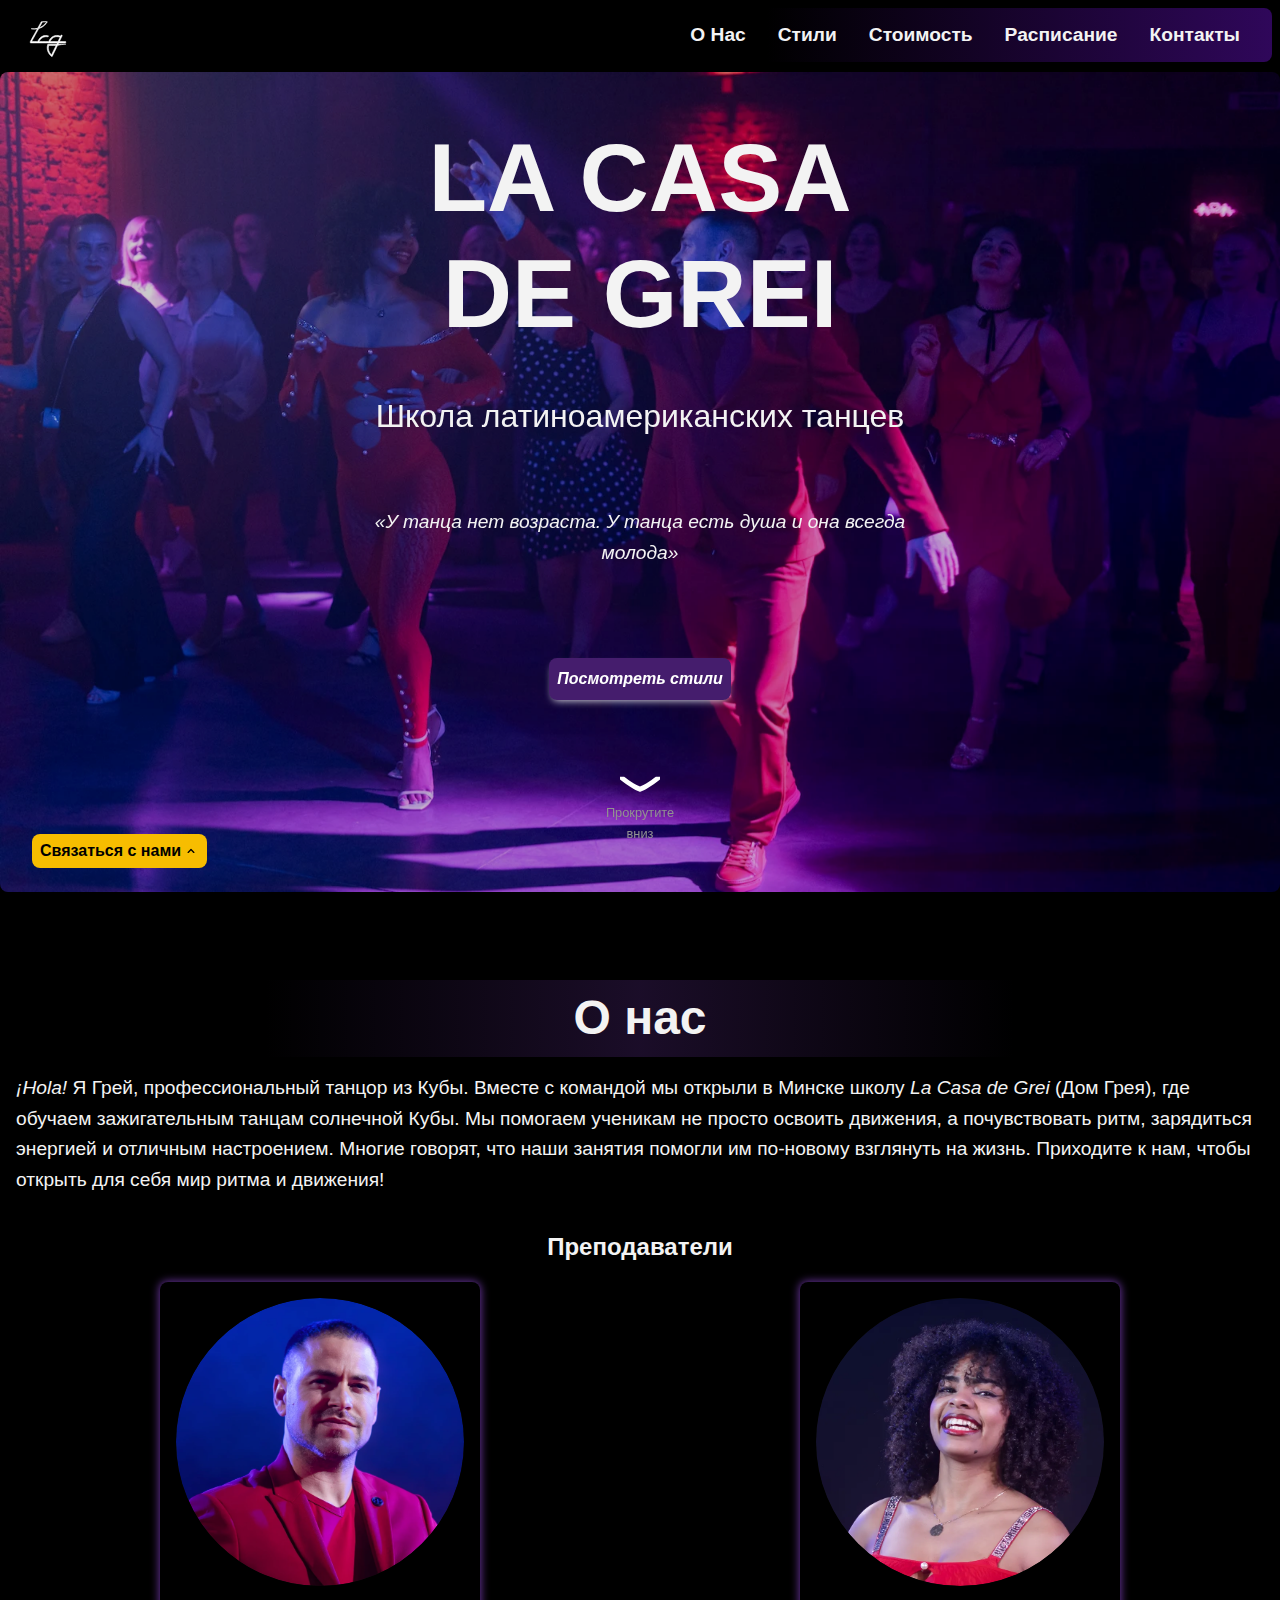
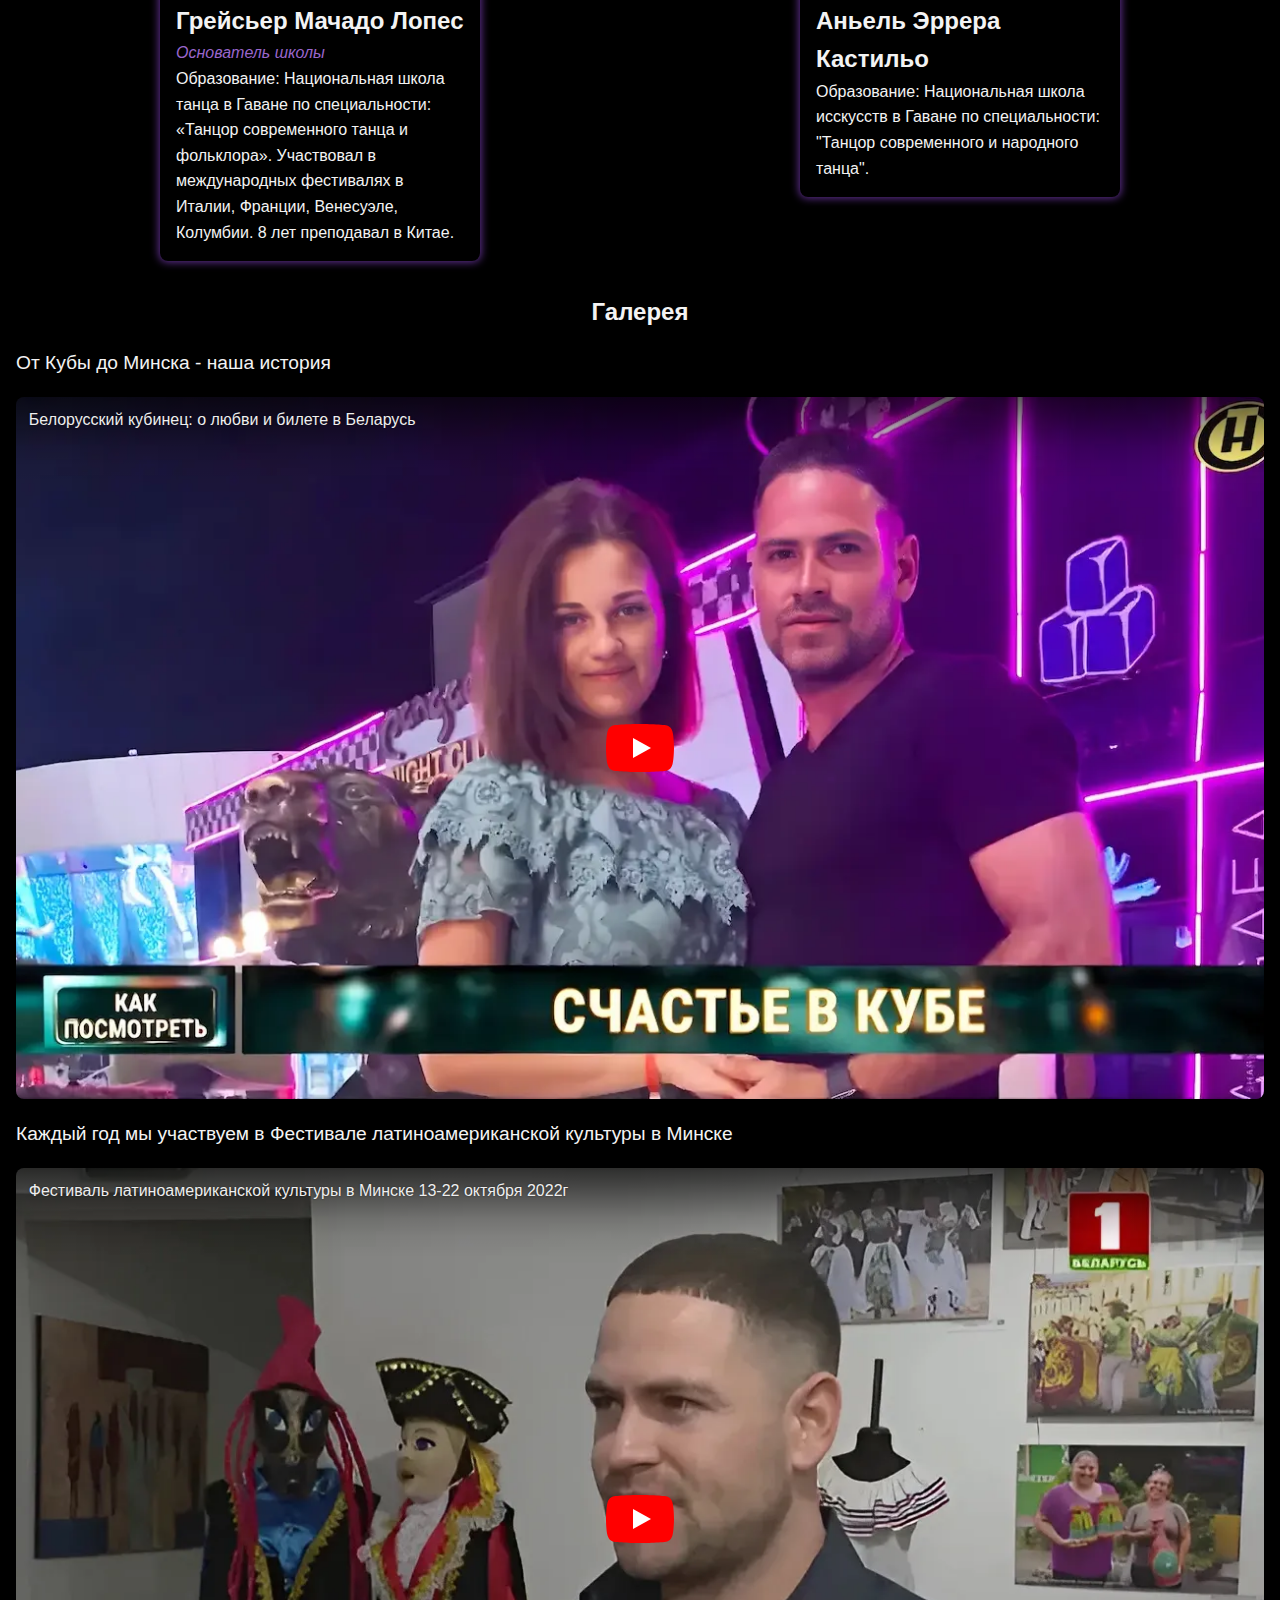
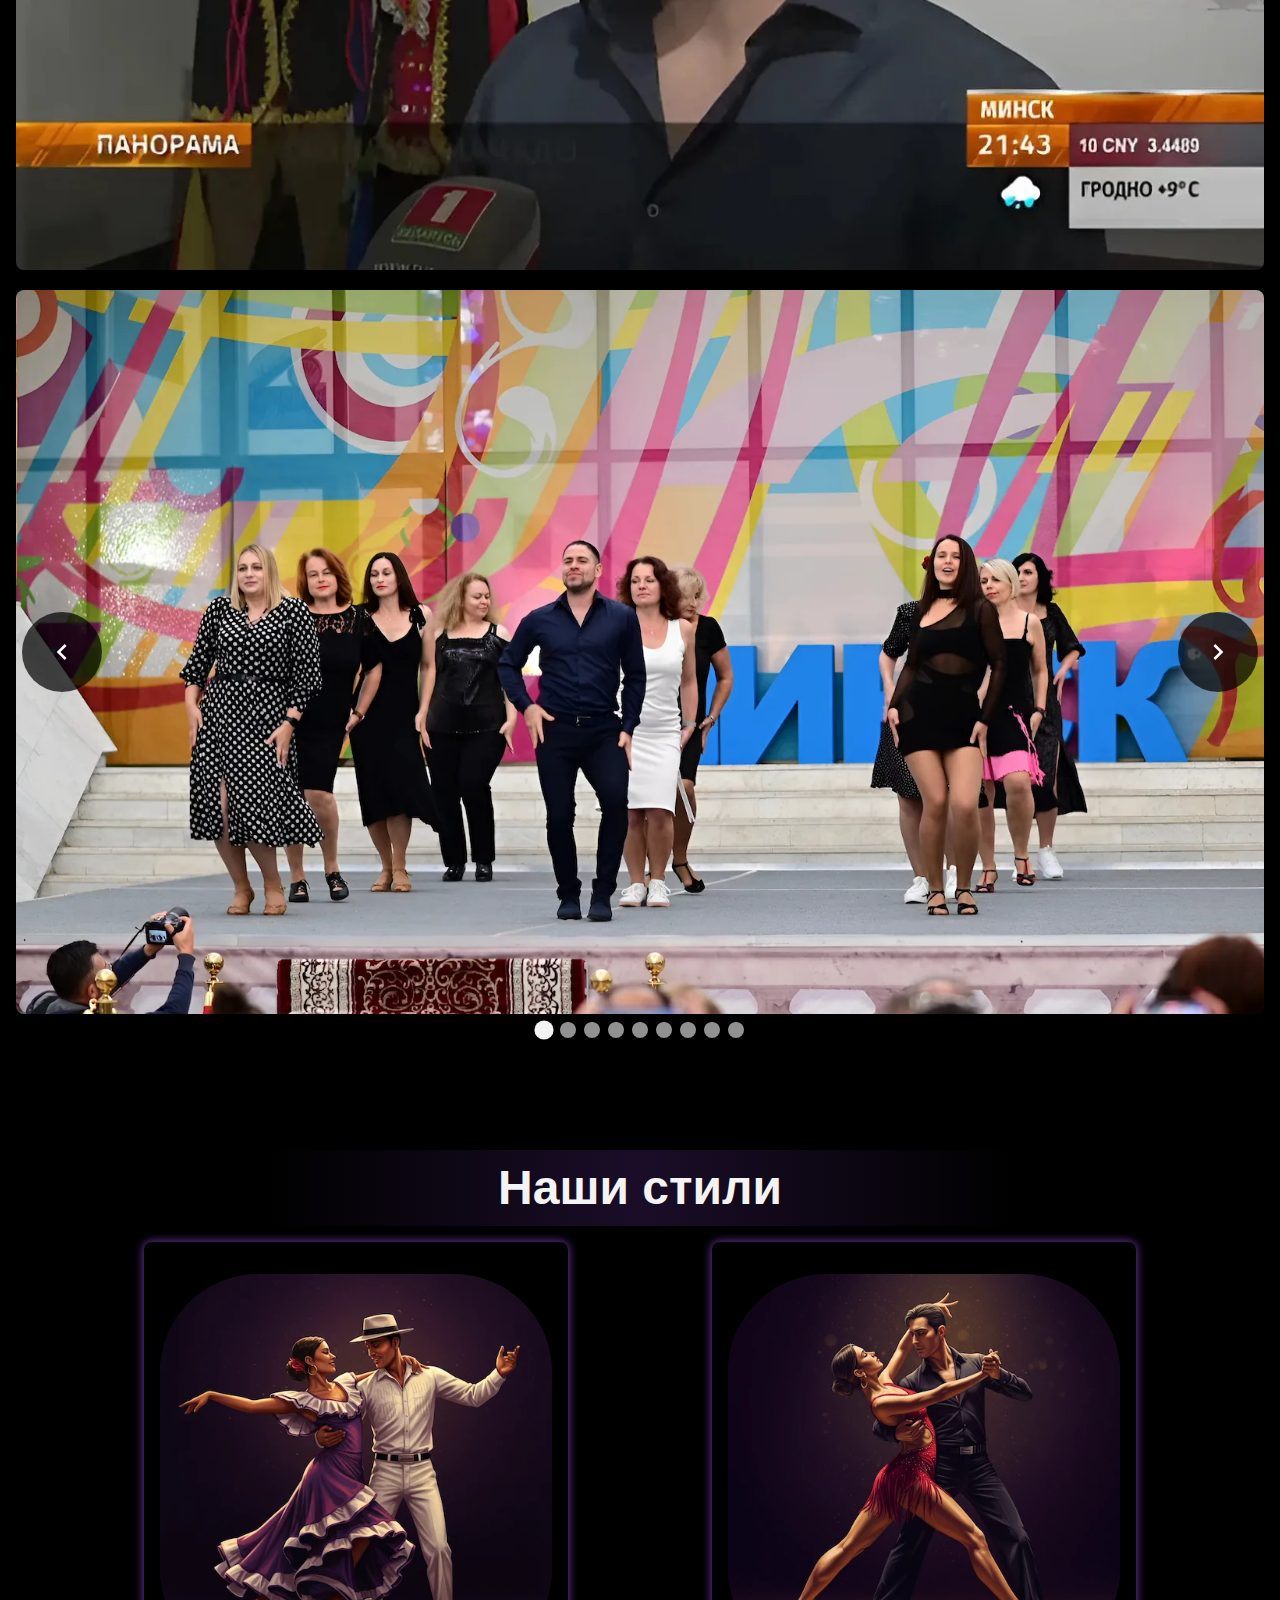
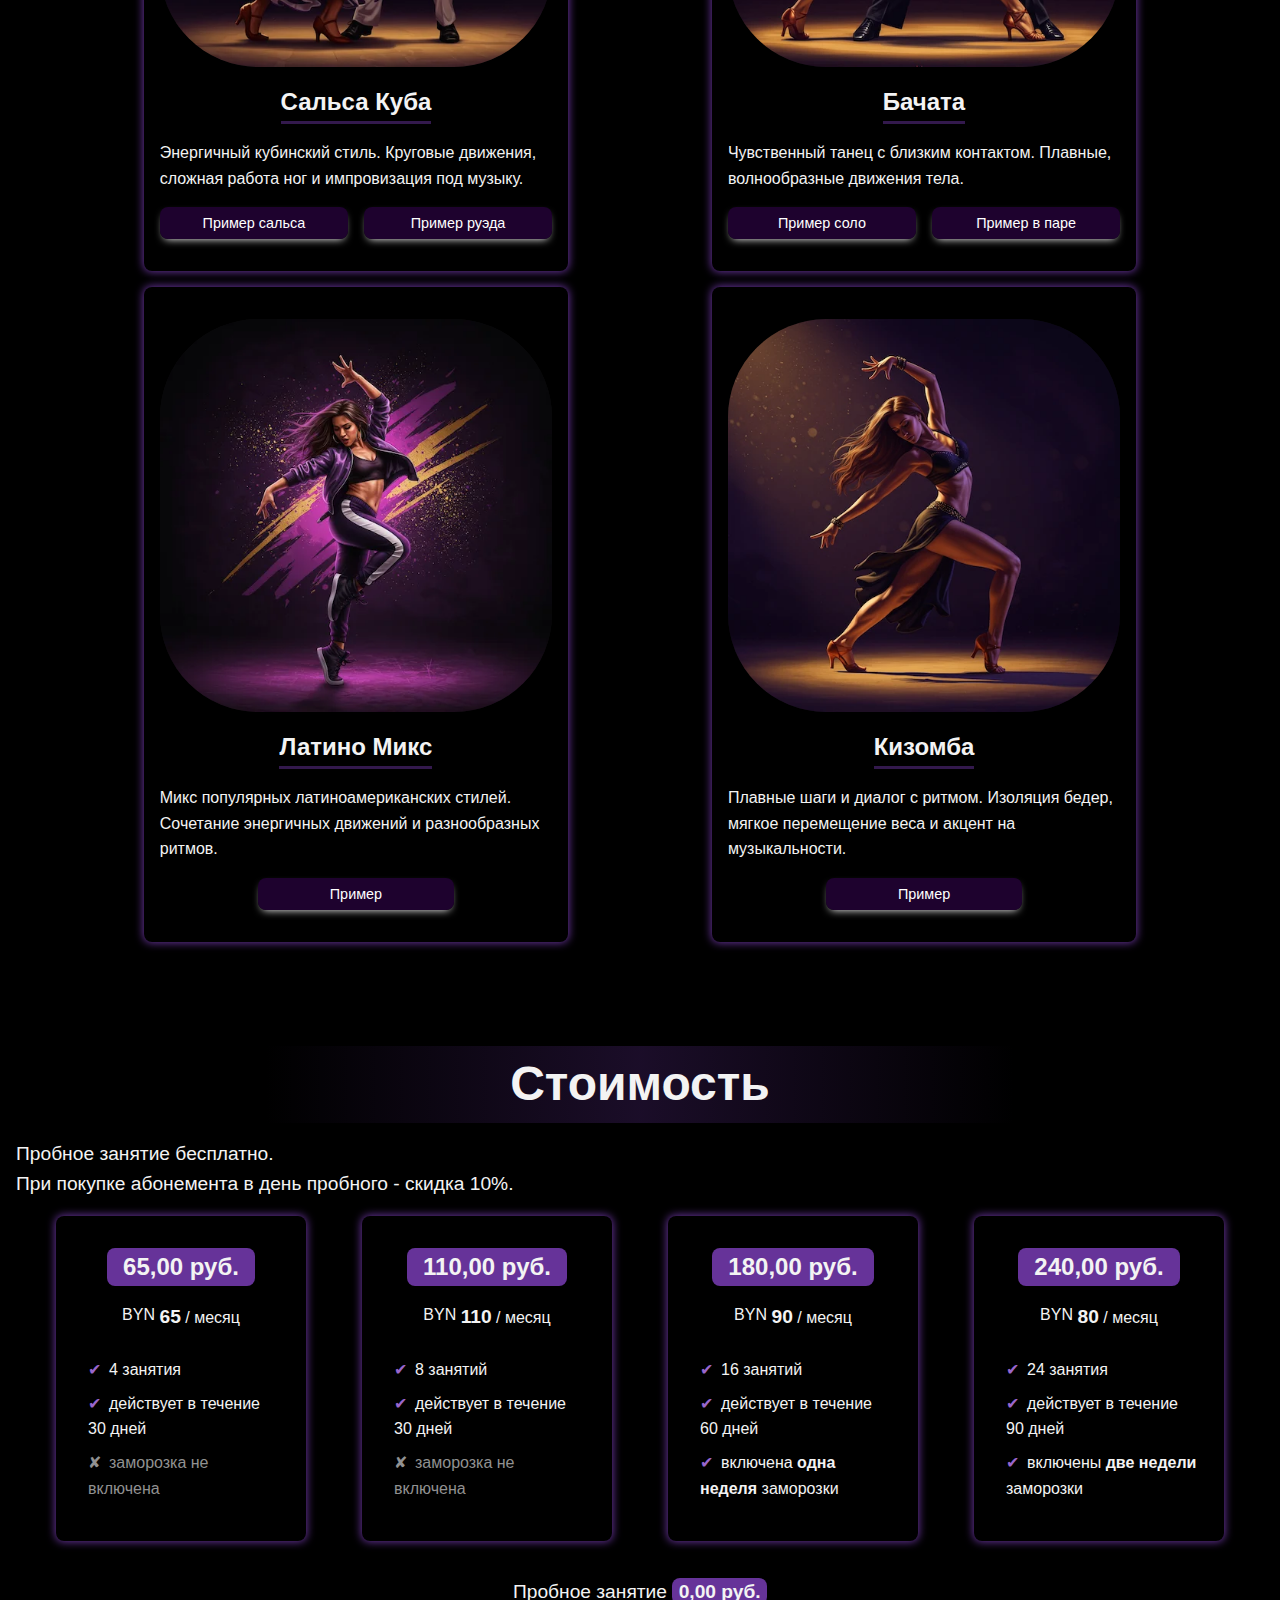
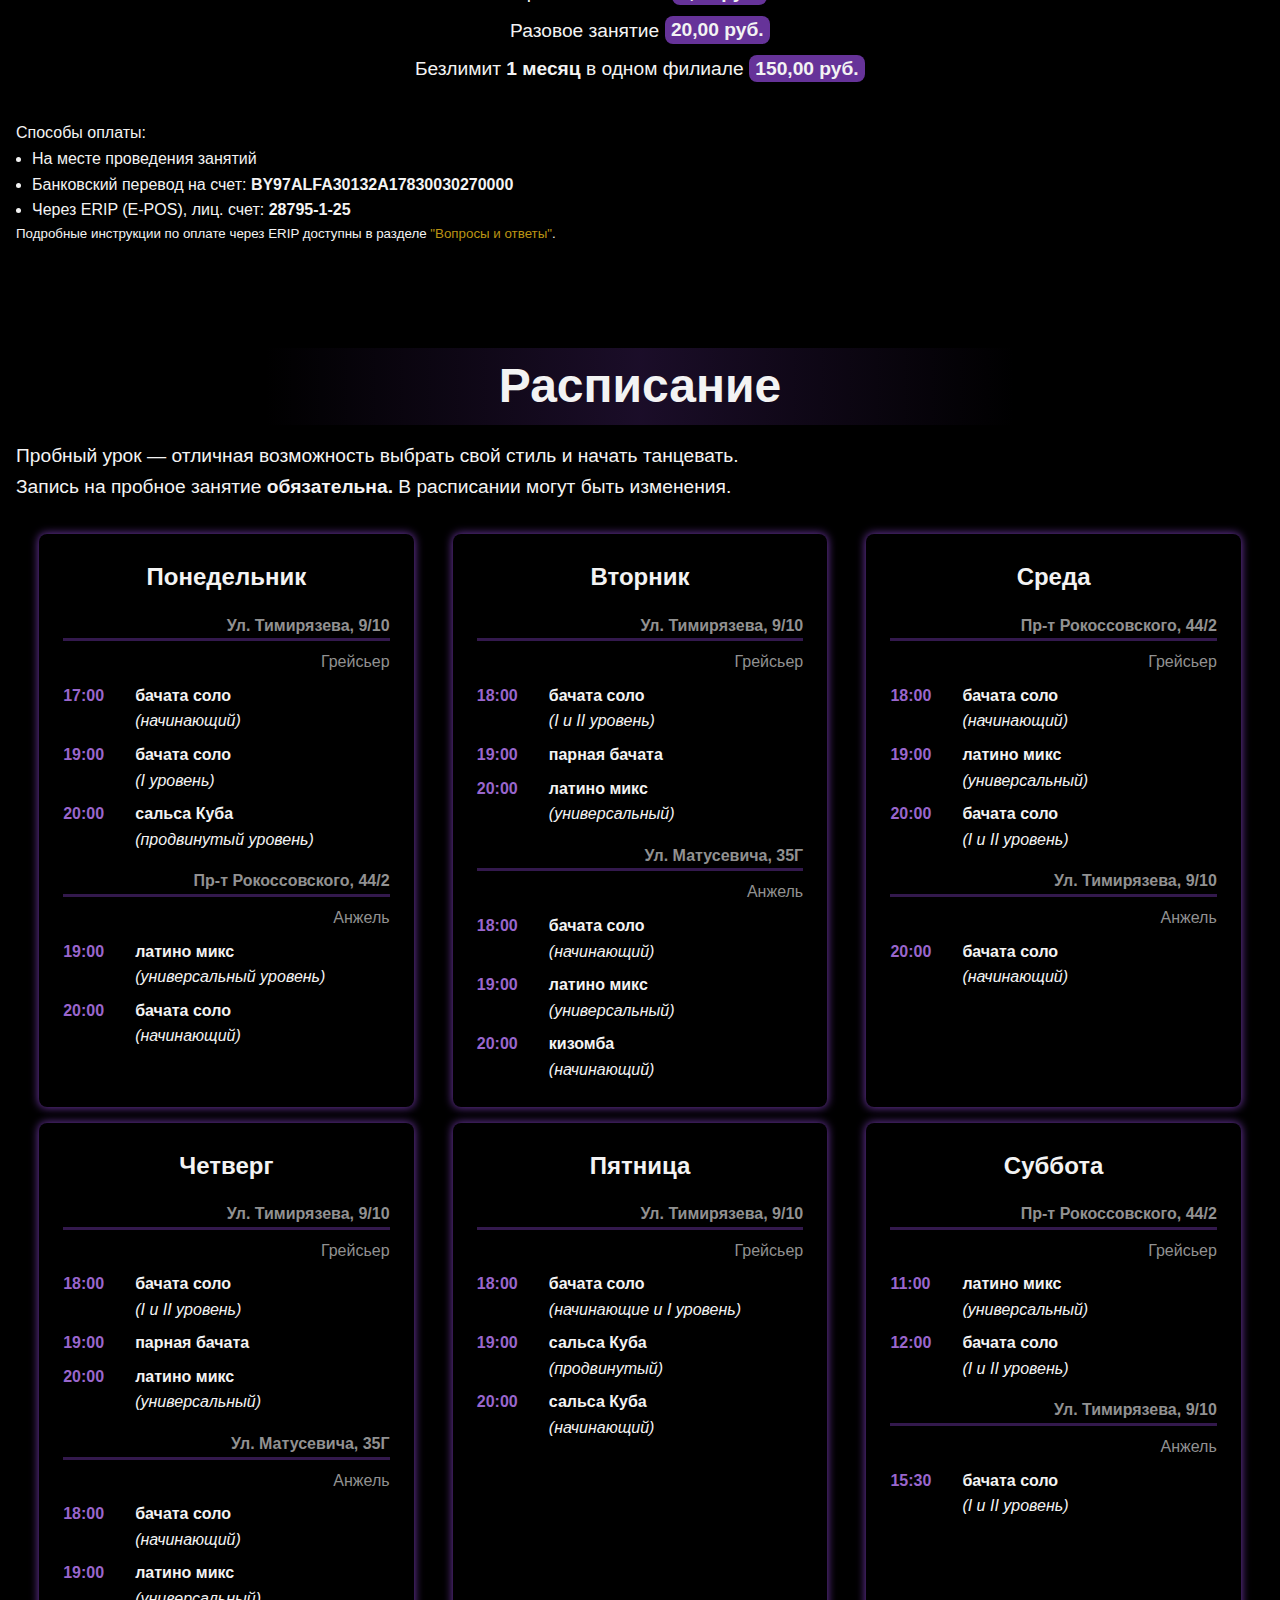
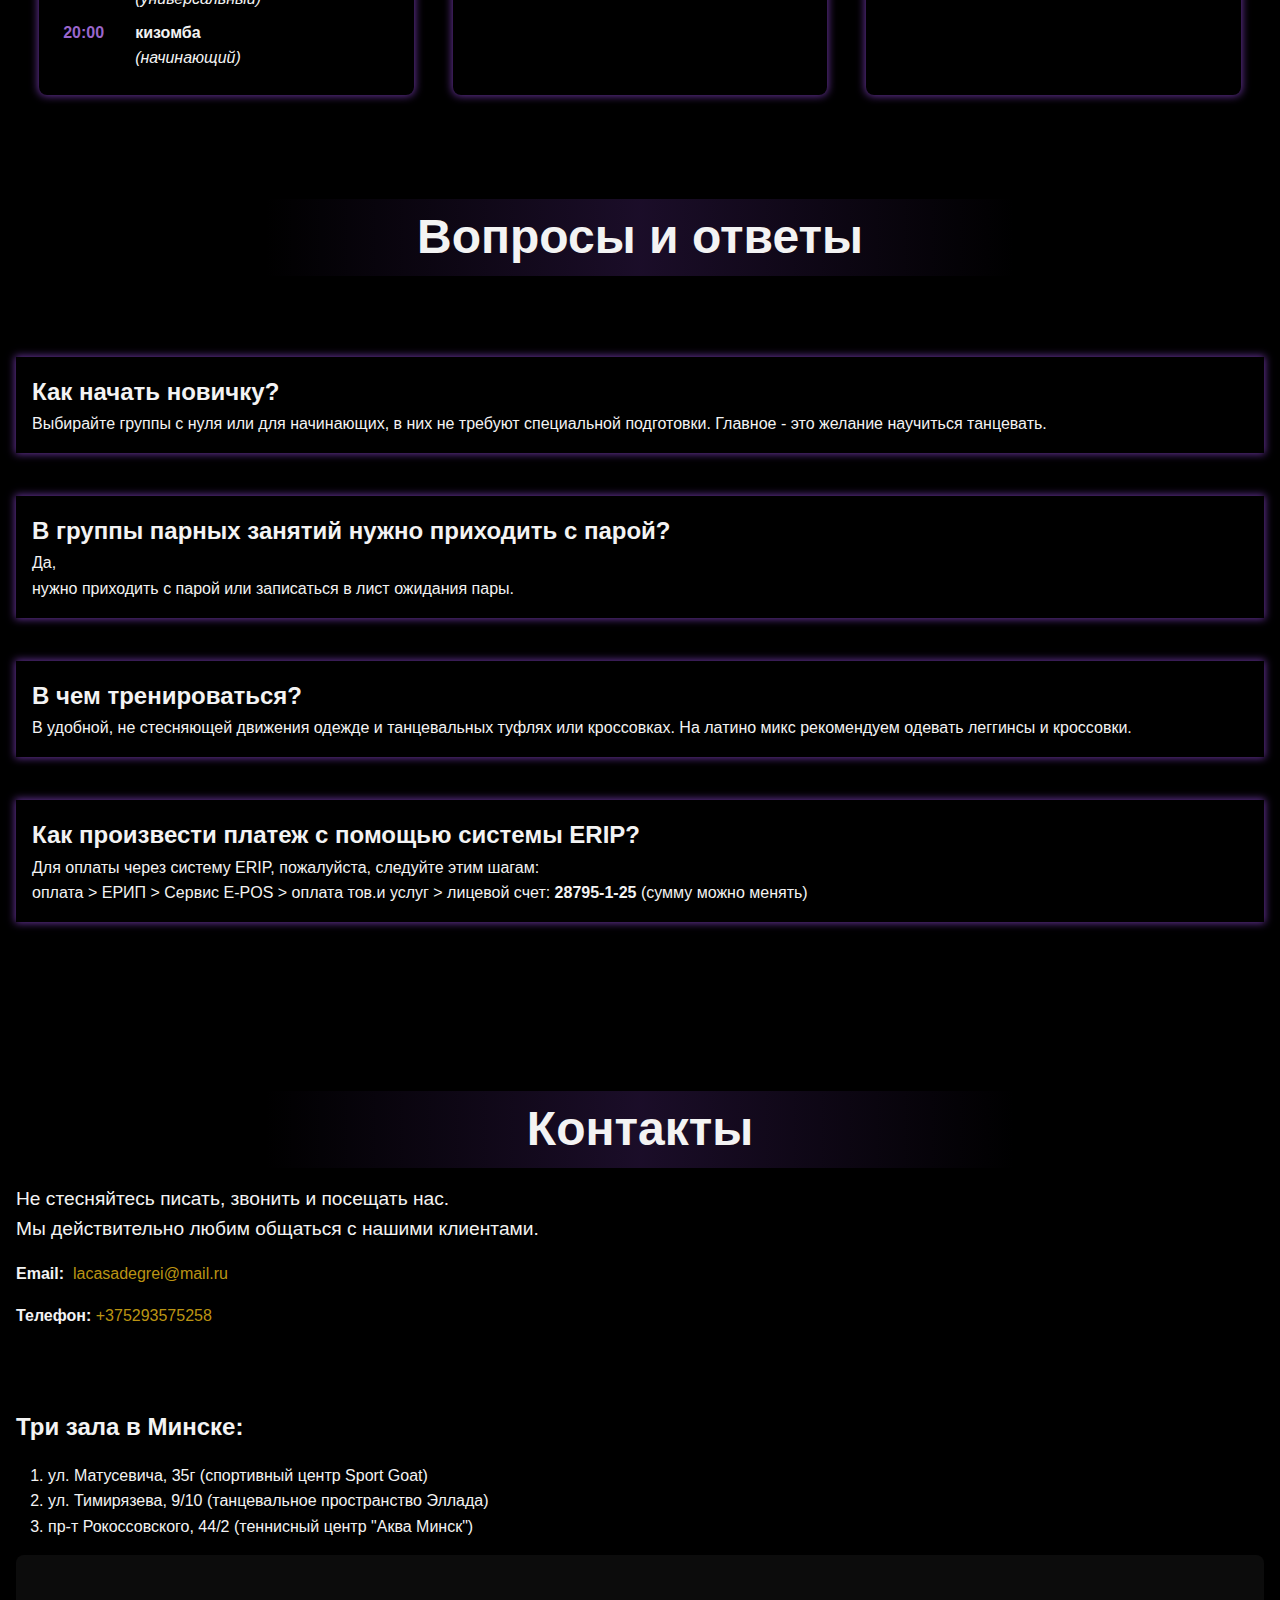
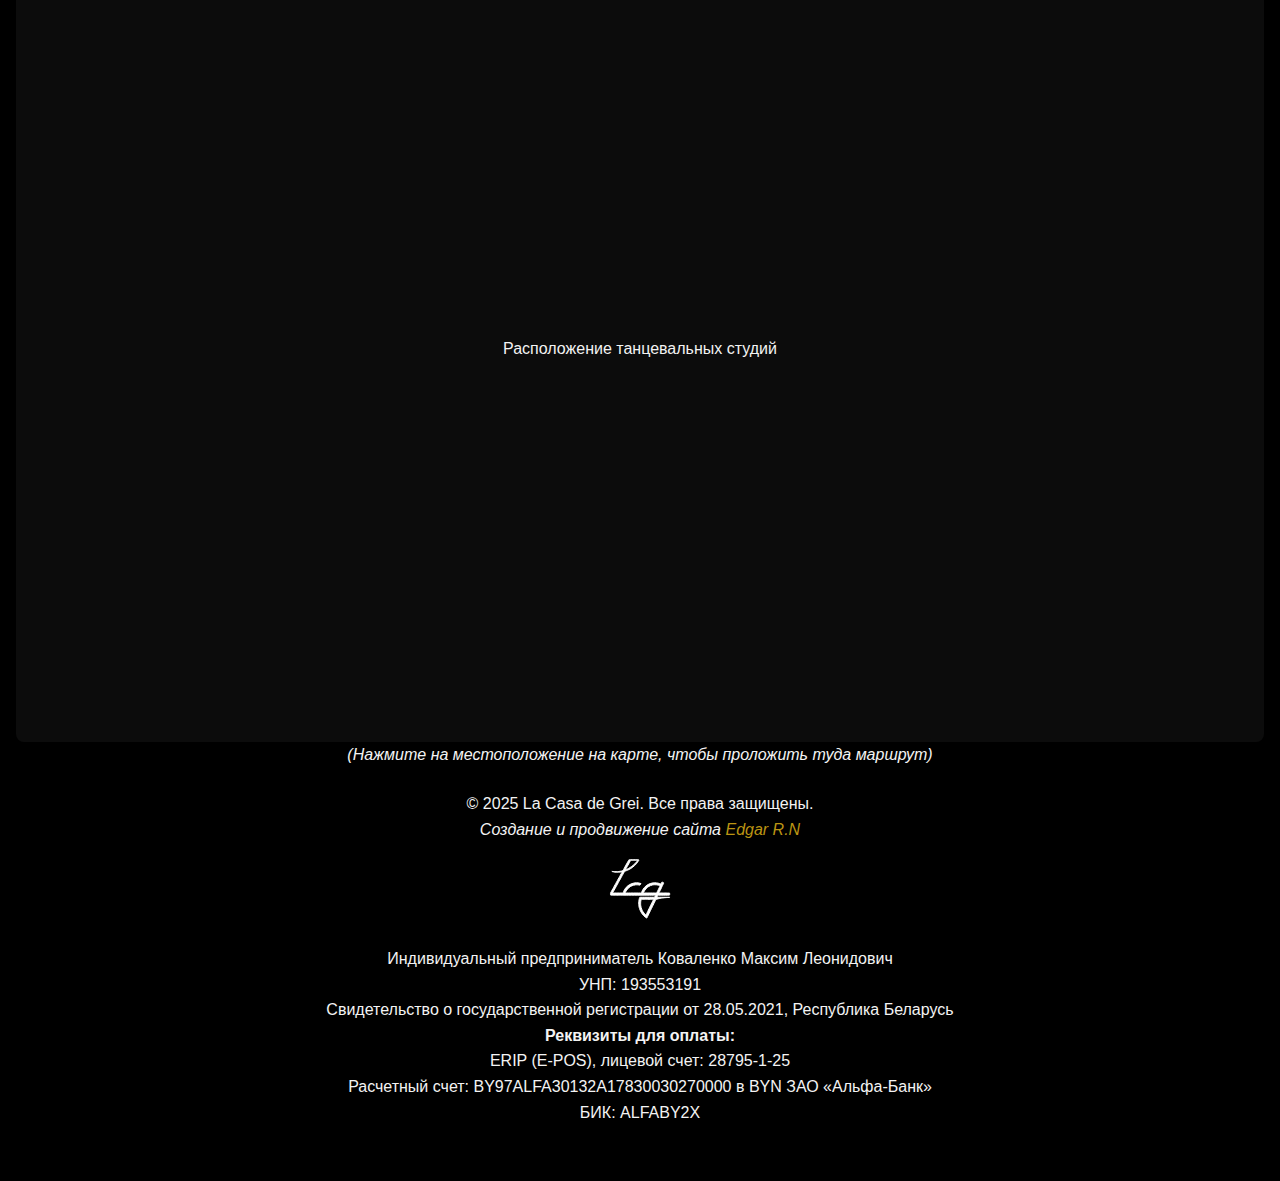
<file: index.html>
<!DOCTYPE html>
<html lang="ru">

<head>
    <meta charset="UTF-8">
    <meta name="viewport" content="width=device-width, initial-scale=1.0">
    <title>Школа танцев La Casa de Grei: Сальса, Бачата, Латиноамериканские танцы в Минске</title>

    <!-- Favicon -->
    <link rel="icon" href="/favicon.ico" sizes="any" type="image/x-icon" />
    <link rel="icon" href="/favicon.svg" sizes="any" type="image/svg+xml" />

    <!-- Preloads -->
    <link rel="preload" as="image" href="img/logo-content.svg?v=28" type="image/svg+xml">
    <link rel="preload" as="image" href="img/scroll-down.svg?v=28" type="image/svg+xml">

    <script>
        // Add this before preload links to determine which image to preload
        const isMobile = window.innerWidth <= 768;
        const preloadLink = document.createElement('link');
        preloadLink.rel = 'preload';
        preloadLink.as = 'image';
        preloadLink.href = isMobile ? 'img/home-mobile-placeholder.webp' : 'img/home-desktop-placeholder.webp';
        document.head.appendChild(preloadLink);
    </script>

    <!-- Inline styles -->
    <style>
        /* --- Basic Resets & Globals --- */
        *,
        *::before,
        *::after {
            margin: 0;
            padding: 0;
            box-sizing: border-box;
        }

        :root {
            /* Include ONLY variables used by critical styles below */
            --primary-color: #663399;
            --primary-color-dark: #33194d;
            /* Used in contact button */
            --accent-color: #bb9413;
            --accent-color-bright: #f7bd00;
            /* Used in contact button */
            --background-color: rgb(0, 0, 0);
            --text-color: #f3f3f3;
            --box-shadow-cta: 0px 4px 8px -4px white;
            --transition-duration-fast: 0.25s;
            /* For parallax image fade-in */
            --linear-gradient: linear-gradient(90deg, var(--background-color) 60%, #2f075a);
            /* Navbar background */
            --linear-gradient-text-primary: linear-gradient(90deg, transparent 20%, hsla(270, 51%, 20%, 0.527) 50%, transparent 80%);
            /* Hero text background */
            --viewport-width-desktop: 1600px;
            --viewport-width-mobile: 768px;
            /* --clicked-feedback-time: 0.05s; */
            /* Defer unless needed for layout */
        }

        body {
            font-family: Verdana, Geneva, Tahoma, sans-serif, 'Times New Roman', Times, serif;
            line-height: 1.6;
            color: var(--text-color);
            background-color: var(--background-color);
        }

        /* body.no-scroll { overflow: hidden; } */
        /* Defer - only needed when menu open */

        img {
            max-width: 100%;
            height: auto;
            display: block;
        }

        a {
            display: inline-block;
            color: var(--accent-color);
            text-decoration: none;
        }

        h1 {
            font-size: 6rem;
            line-height: 1.2;
        }

        /* --- Layout Container --- */
        .container-full {
            display: flex;
            flex-direction: column;
            margin-top: 4.5rem;
            min-height: calc(100vh - 5rem);
            max-width: var(--viewport-width-desktop);
            position: relative;
            margin-inline: auto;
            border-radius: var(--border-radius);
            padding: 1rem;
            overflow: hidden;
        }

        /* --- Navbar --- */
        .navbar {
            display: flex;
            align-items: center;
            justify-content: space-between;
            padding-inline: 1rem;
            padding-block: 0.2rem;
            background: var(--linear-gradient);
            position: fixed;
            top: 0.5rem;
            left: 0;
            right: 0;
            margin-inline: auto;
            width: calc(100% - 1rem);
            max-width: calc(var(--viewport-width-desktop) - 3rem);
            z-index: 1001;
            border-radius: var(--border-radius);
            overflow: hidden;
        }

        /* .navbar.scrolled { box-shadow: ...; } */
        /* Defer */
        /* .navbar-overlay { ... } */
        /* Defer - only needed when menu open */

        #logo-header {
            z-index: 1002;
        }

        #logo-header img {
            height: 3rem;
            width: 3rem;
            position: relative;
        }

        /* Desktop Nav Links */
        .nav-links {
            display: flex;
            align-items: flex-end;
            list-style: none;
            white-space: nowrap;
        }

        .nav-links a {
            font-size: 1.2rem;
            color: var(--text-color);
            font-weight: bold;
            padding: 0.5rem;
            margin-inline: 0.5rem;
            text-decoration: none;
        }

        /* Mobile Nav Toggle (Hidden initially on desktop) */
        .nav-toggle {
            display: none;
            background: transparent;
            border: none;
            cursor: pointer;
            width: 3rem;
            height: 3rem;
            z-index: 1001;
            padding: 0.5rem;
        }

        .nav-svg {
            width: 100%;
            height: 100%;
        }

        .nav-svg-line {
            stroke: var(--text-color);
            stroke-width: 12;
            stroke-dasharray: 60 31 60 300;
        }

        /* .nav-toggle.expanded ... */
        /* Defer */

        /* --- Hero Section (#home) --- */
        #home {
            position: relative;
            z-index: 0;
            text-align: center;
        }

        /* overflow: hidden; is on container-full */

        .parallax-container {
            position: absolute;
            top: 0;
            left: 0;
            width: 100%;
            height: 100%;
            z-index: -1;
            overflow: hidden;
            background-color: var(--background-color);
            /* Fallback bg */
        }

        .parallax-img {
            position: absolute;
            top: 0;
            left: 0;
            width: 100%;
            height: 100%;
            object-fit: cover;
            opacity: 0;
            /* Start hidden */
            transition: opacity var(--transition-duration-fast) ease;
            /* Fade-in */
            /* will-change: transform, opacity; */
            /* Defer */
        }

        .parallax-img.loaded {
            opacity: 0.8;
        }

        .home-container {
            display: flex;
            flex-direction: column;
            justify-content: center;
            align-items: center;
            margin-bottom: 9rem;
            flex-grow: 1;
        }

        .home-container p:first-of-type {
            /* Subtitle */
            font-size: 2rem;
            padding: 0.5rem;
            margin-block: 2rem;
        }

        .home-container p:last-of-type {
            font-size: 1.2rem;
            padding: 0.5rem;
            font-style: italic;
        }

        #typed-quote {
            /* Typing quote placeholder */
            font-size: 1.2rem;
            padding: 0.5rem;
            font-style: italic;
            min-height: 5rem;
            /* Reserve space */
            display: flex;
            align-items: center;
            justify-content: center;
            margin-block: 1rem;
            border-radius: var(--border-radius);
            width: 80%;
            max-width: 600px;
            margin-inline: auto;
            color: var(--text-color);
        }

        /* .typing { ... } */
        /* Assume covered by #typed-quote */

        #cta {
            /* Call to Action Button */
            margin-top: 4rem;
            display: inline-block;
            padding: 0.5rem;
            background-color: #451d6d;
            color: white;
            text-decoration: none;
            border-radius: var(--border-radius);
            font-size: 1rem;
            font-weight: bold;
            font-style: italic;
            box-shadow: var(--box-shadow-cta);
        }

        .scroll-down {
            /* Scroll Indicator */
            position: absolute;
            left: 0;
            right: 0;
            bottom: 3rem;
            margin-inline: auto;
            width: fit-content;
            display: flex;
            flex-direction: column;
            align-items: center;
            animation: float 2s ease-in-out infinite;
            z-index: 2;
        }

        .scroll-down img {
            width: 2.5rem;
            height: 2.5rem;
        }

        .scroll-down p {
            font-size: 0.8rem;
            color: var(--text-color-secondary);
        }

        @keyframes float {

            /* Keep animation */
            0%,
            100% {
                transform: translateY(0);
            }

            50% {
                transform: translateY(-10px);
            }
        }

        /* --- Floating Contact Button (Visible State) --- */
        .floating-contact-button {
            position: fixed;
            bottom: 2rem;
            left: calc(50% - var(--viewport-width-desktop)/2 + 2rem);
            font-size: 1rem;
            padding: 0.5rem;
            z-index: 80;
            cursor: pointer;
            display: flex;
            align-items: center;
            justify-content: space-around;
            color: var(--text-color);
            /* Or black if text is always black */
            background-color: var(--accent-color-bright);
            border-radius: var(--border-radius);
            border: none;
            min-width: 120px;
            /* Or appropriate min-width */
            /* overflow: hidden; */
            user-select: none;
            transition: background-color var(--clicked-feedback-time) ease, transform var(--clicked-feedback-time) ease;
        }

        .contact-text {
            /* Desktop text */
            white-space: nowrap;
            color: black;
            font-weight: bold;
            /* display: inline; */
            /* Default */
        }

        .contact-text-short {
            /* Mobile text */
            color: black;
            font-weight: bold;
            display: none;
            /* Hidden by default */
        }

        .contact-icon {
            height: 1rem;
            width: 1rem;
            margin-left: 0.1rem;
            /* transition: transform ...; */
            /* Defer */
        }

        .contact-menu-container {
            position: absolute;
            bottom: 110%;
            /* Align with the button's bottom */
            left: 0;
            width: 100%;
            overflow: hidden;
            pointer-events: none;
        }

        .contact-menu a {
            opacity: 0;
        }


        .contact-menu {
            list-style: none;
            padding: 0;
            margin: 0;
        }

        .contact-menu li {
            white-space: nowrap;
            margin-top: 0.2rem;
        }

        .contact-menu a {
            text-decoration: none;
            color: var(--text-color);
            display: flex;
            align-items: center;
            background-color: var(--primary-color-dark);
            border-radius: var(--border-radius);
            height: 2.5rem;
            padding-inline: 0.5rem;
            opacity: 0;
        }

        .contact-menu img {
            height: 1.5rem;
            width: 1.5rem;
            /* padding: 0.2rem; */
            margin-right: 0.5rem;
        }

        /* Styles for .contact-menu-container, .contact-menu, .open state are DEFERRED */

        /* --- Mobile Overrides --- */
        @media (max-width: 768px) {
            :root {
                --border-radius: 0.4rem;
            }

            h1 {
                font-size: 3rem;
            }

            .home-container p:first-of-type {
                font-size: 1.5rem;
                margin-block: 1rem;
            }

            .home-container p:last-of-type {
                font-size: 1rem;
            }

            #typed-quote {
                font-size: 1rem;
            }

            .container-full {
                max-width: var(--viewport-width-mobile);
            }

            /* Swap Nav Links and Toggle */
            .nav-toggle {
                display: flex;
                align-items: center;
                justify-content: center;
            }

            .nav-links {
                display: none;
            }

            /* .nav-links.open { ... } */
            /* Defer */

            .scroll-down img {
                width: 2rem;
                height: 2rem;
            }

            /* Contact Button Text Swap */
            .floating-contact-button {
                left: 1rem;
                bottom: 1rem;
            }

            /* Adjust mobile position */
            .contact-text {
                display: none;
            }

            .contact-text-short {
                display: inline;
            }
        }

        @media (min-width: 769px) and (max-width: 1559px) {
            .floating-contact-button {
                left: 2rem;
            }
        }
    </style>

    <!-- Stylesheets -->


    <link rel="preload" href="styles.css?v=28" as="style" onload="this.onload=null;this.rel='stylesheet'">
    <noscript>
        <link rel="stylesheet" href="styles.css?v=28">
    </noscript>
    <link rel="preload" href="src/lite-yt-embed.css" as="style" onload="this.onload=null;this.rel='stylesheet'">
    <noscript>
        <link rel="stylesheet" href="src/lite-yt-embed.css">
    </noscript>

    <!-- Scripts -->
    <script src="script.js?v=28" defer></script>
    <script src="src/lite-yt-embed.js?v=28" defer></script>
    <meta name="description"
        content="Ищете зажигательные латиноамериканские танцы (латина) в Минске? Школа La Casa de Grei приглашает! Уроки Кубинской Сальсы (Касино, Руэда де Касино), Бачаты Соло/Парной, Кизомбы, Латины Соло. Аутентичные кубинские преподаватели. Запишитесь на бесплатное пробное занятие!">
    <meta name="keywords"
        content="школа танцев минск, латиноамериканские танцы минск, латина минск, соло латина минск, сальса минск, кубинская сальса минск, сальса касино минск, руэда де касино минск, парная сальса минск, бачата минск, бачата соло минск, lady style минск, парная бачата минск, кизомба минск, кубинские танцы минск, обучение танцам минск, уроки танцев минск, танцы для взрослых минск, La Casa de Grei, кубинские преподаватели, занятия танцами минск, зумба минск">

    <script type="application/ld+json">
    {
        "@context": "https://schema.org",
        "@type": "DanceSchool",
        "name": "La Casa de Grei",
        "description": "Школа кубинских и латиноамериканских танцев (латина) La Casa de Grei в Минске. Обучение Кубинской Сальсе (Касино, Руэда де Касино), Бачате Соло (Lady Style) и Парной, Кизомбе, Латине Соло для взрослых. Уроки от настоящих кубинских преподавателей. Бесплатное пробное занятие!",
        "image": "https://lacasadegrei.by/img/logo-content.svg?v=28",
        "url": "https://lacasadegrei.by/",
        "telephone": "+375293575258",
        "email": "lacasadegrei@mail.ru",
        "address": [
        {
            "@type": "PostalAddress",
            "streetAddress": "ул. Матусевича, 35г",
            "addressLocality": "Минск",
            "addressCountry": "BY"
        },
        {
            "@type": "PostalAddress",
            "streetAddress": "ул. Тимирязева, 9/10",
            "addressLocality": "Минск",
            "addressCountry": "BY"
        },
        {
            "@type": "PostalAddress",
            "streetAddress": "пр-т Рокоссовского, 44/2",
            "addressLocality": "Минск",
            "addressCountry": "BY"
        }
        ],
        "priceRange": "BYN 65 - 240",
        "openingHoursSpecification": [
        {
            "@type": "OpeningHoursSpecification",
            "dayOfWeek": [
            "Monday",
            "Tuesday",
            "Wednesday",
            "Thursday",
            "Friday",
            "Saturday"
            ],
            "opens": "17:00",
            "closes": "21:00"
        }
        ],
        "knowsAbout": [
            {"@type": "Thing", "name": "Латиноамериканские танцы"},
            {"@type": "Thing", "name": "Латина"},
            {"@type": "Thing", "name": "Кубинская Сальса"},
            {"@type": "Thing", "name": "Сальса Касино"},
            {"@type": "Thing", "name": "Руэда де Касино"},
            {"@type": "Thing", "name": "Бачата"},
            {"@type": "Thing", "name": "Бачата Соло"},
            {"@type": "Thing", "name": "Lady Style"},
            {"@type": "Thing", "name": "Парная Бачата"},
            {"@type": "Thing", "name": "Кизомба"},
            {"@type": "Thing", "name": "Латина Соло"}
        ],
        "sameAs": [
        "https://www.facebook.com/LaCasaDeGrei?locale=ru_RU",
        "https://www.instagram.com/la_casa_de_grei/",
        "https://vk.com/greisier",
        "https://www.youtube.com/@lacasadegrei2151"
        ],
        "founder": {
            "@type": "Person",
            "name": "Грейсьер Мачадо Лопес"
        }
    }
    </script>
</head>

<body>
    <header>
        <div class="navbar-overlay"></div>
        <nav class="navbar">
            <a href="#home" id="logo-header">
                <img src="img/logo-content.svg?v=28"
                    alt="Логотип школы латиноамериканских танцев La Casa de Grei Минск">
            </a>
            <ul class="nav-links">
                <li><a href="#about">О Нас</a></li>
                <li><a href="#styles">Стили</a></li>
                <li><a href="#pricing">Стоимость</a></li>
                <li><a href="#calendar">Расписание</a></li>
                <li><a href="#contacts">Контакты</a></li>
            </ul>
            <button class="nav-toggle" aria-label="Открыть меню" aria-expanded="false" aria-controls="nav-links">
                <svg class="nav-svg" fill="none" viewBox="-10 -10 120 120">
                    <path class="nav-svg-line" stroke-width="12" stroke-linecap="round" stroke-linejoin="round"
                        d="m 20 40 h 60 a 1 1 0 0 1 0 20 h -60 a 1 1 0 0 1 0 -40 h 30 v 70">
                    </path>
                </svg>
            </button>
        </nav>
    </header>
    <main>
        <button class="floating-contact-button" aria-expanded="false">
            <span class="contact-text">Связаться с нами</span>
            <span class="contact-text-short">Связаться</span>
            <img class="contact-icon" src="img/contacts-display.svg" alt="Иконка контактов">
            <div class="contact-menu-container">
                <ul class="contact-menu" aria-label="Contact Options">
                    <li><a href="https://t.me/machadolopezirina" target="_blank" rel="noopener"><img
                                src="img/telegram.svg" alt="Telegram Icon">Телеграм</a></li>
                    <li><a href="viber://chat?number=%2B375293575258" target="_blank" rel="noopener"><img
                                src="img/viber.svg" alt="Viber Icon">Вайбер</a></li>
                    <li><a href="tel:+375293575258" target="_blank" rel="noopener"><img src="img/call.svg"
                                alt="Phone Icon">Телефон</a>
                    </li>
                </ul>
            </div>
        </button>

        <section id="home" class="container-full" aria-labelledby="home-heading">
            <div class="parallax-container">
                <img class="parallax-img" alt="Фон - танцующая пара в стиле латина"
                    data-src-mobile="img/home-mobile-full.webp" data-src-desktop="img/home-desktop-full.webp"
                    data-placeholder-mobile="img/home-mobile-placeholder.webp"
                    data-placeholder-desktop="img/home-desktop-placeholder.webp">
                <script>
                    function loadParallaxImage() {
                        const parallaxImg = document.querySelector('.parallax-img');
                        if (!parallaxImg) return;

                        const isMobile = () => window.innerWidth <= 768;

                        // Determine URLs
                        const placeholderSrc = isMobile()
                            ? parallaxImg.dataset.placeholderMobile
                            : parallaxImg.dataset.placeholderDesktop;

                        const highResSrc = isMobile()
                            ? parallaxImg.dataset.srcMobile
                            : parallaxImg.dataset.srcDesktop;

                        // Only proceed if a placeholder URL exists
                        if (!placeholderSrc) return;

                        // Use preloader for placeholder
                        const placeholderImage = new Image();

                        placeholderImage.onload = () => {
                            // 1. Apply placeholder to the actual img tag
                            parallaxImg.src = placeholderImage.src;
                            // 2. Add class now that placeholder is ready (for CSS transitions)
                            parallaxImg.classList.add('loaded');

                            // 3. Start loading high-res if it exists
                            if (highResSrc) {
                                const highResImage = new Image();
                                highResImage.onload = () => {
                                    // 4. Swap src when high-res is loaded
                                    parallaxImg.src = highResImage.src;
                                };
                                // Start high-res download
                                highResImage.src = highResSrc;
                            }
                        };

                        // Start placeholder download
                        placeholderImage.src = placeholderSrc;

                    };
                    loadParallaxImage();
                </script>
            </div>
            <div class="home-container">
                <h1>LA CASA<br>DE GREI</h1>
                <p>Школа латиноамериканских танцев</p>
                <p id="typed-quote" class="typing"
                    data-text="«У танца нет возраста. У танца есть душа и она всегда молода»"></p>
                <script>
                    (function () {
                        const element = document.getElementById('typed-quote');
                        const text = element.dataset.text;
                        let index = 0;

                        // Pre-fill with spaces to maintain height
                        element.textContent = ' '.repeat(text.length);

                        function type() {
                            if (index < text.length) {
                                element.textContent = text.slice(0, index + 1) + ' '.repeat(text.length - index - 1);
                                index++;
                                setTimeout(type, 10);
                            } else {
                                element.textContent = text;
                                element.classList.add('done');
                            }
                        }

                        const observer = new IntersectionObserver((entries) => {
                            entries.forEach(entry => {
                                if (entry.isIntersecting) {
                                    type();
                                    observer.disconnect();
                                }
                            });
                        });

                        observer.observe(element);
                    })();
                </script>
                <a href="#styles" id="cta">Посмотреть стили</a>
            </div>
            <div class="scroll-down">
                <img src="img/scroll-down.svg?v=28" alt="Иконка прокрутки вниз">
                <p>Прокрутите<br>вниз</p>
            </div>
        </section>

        <section id="about" class="container-full" aria-labelledby="about-heading">
            <h2>О нас</h2>
            <p class="bigger-text"><em>¡Hola!</em> Я Грей, профессиональный танцор из Кубы. Вместе с командой мы открыли
                в Минске
                школу <em>La Casa de Grei</em> (Дом Грея), где обучаем зажигательным танцам солнечной Кубы. Мы помогаем
                ученикам
                не просто освоить движения, а почувствовать ритм, зарядиться энергией и отличным настроением. Многие
                говорят, что наши занятия помогли им по-новому взглянуть на жизнь. Приходите к нам, чтобы открыть для
                себя мир ритма и движения!</p>
            <p class="teacher-heading">Преподаватели</p>
            <div class="teachers-container">
                <article class="teacher">
                    <div class="image-placeholder" aria-label="Инструктор по танцам Грейсьер" role="img">
                        <img src="img/male-teacher.webp?v=28" alt="Инструктор по танцам Грейсьер" loading="lazy"
                            class="lazy-load">
                    </div>
                    <div class="teacher-info-1">
                        <h3>Грейсьер Мачадо Лопес</h3>
                        <p>Основатель школы</p>
                        <p>Образование: Национальная школа танца в Гаване по специальности: «Танцор современного
                            танца
                            и
                            фольклора». Участвовал в международных фестивалях в Италии, Франции, Венесуэле,
                            Колумбии. 8
                            лет
                            преподавал в Китае.</p>
                    </div>
                </article>
                <article class="teacher">
                    <div class="image-placeholder" aria-label="Инструктор по танцам Аньель" role="img">
                        <img src="img/female-teacher.webp?v=28" alt="Инструктор по танцам Аньель" loading="lazy"
                            class="lazy-load">
                    </div>
                    <div class="teacher-info-2">
                        <h3>Аньель Эррера Кастильо</h3>
                        <p>Образование: Национальная школа исскусств в Гаване по специальности: "Танцор современного
                            и
                            народного танца".</p>
                    </div>
                </article>
            </div>
            <p class="gallery-heading">Галерея</p>
            <div class="gallery-container">
                <p class="bigger-text">От Кубы до Минска - наша история</p>
                <lite-youtube videoid="K1ultgU_QXA" title="Белорусский кубинец: о любви и билете в Беларусь">
                    <div class="image-placeholder" aria-label="Белорусский кубинец: о любви и билете в Беларусь"
                        role="img">
                        <img src="img/info-placeholder.webp"
                            alt="Видео: Грейсьер Мачадо Лопес рассказывает о переезде в Минск и школе танцев"
                            loading="lazy" class="lazy-load">
                    </div>
                    <!-- <a href="https://www.youtube.com/watch?v=K1ultgU_QXA" class="lyt-playbtn" title="Play Video">
                    </a> -->
                </lite-youtube>
                <p class="bigger-text">Каждый год мы участвуем в Фестивале латиноамериканской культуры в Минске</p>
                <lite-youtube videoid="4m6O2EXk2hE"
                    title="Фестиваль латиноамериканской культуры в Минске 13-22 октября 2022г">
                    <div class="image-placeholder" aria-label="Участие в фестивале латиноамериканской культуры в
                    Минске" role="img">
                        <img src="img/festival-placeholder.webp" alt="Видео: Выступление учеников и преподавателей La Casa de Grei на фестивале латиноамериканской культуры в
                        Минске" loading="lazy" class="lazy-load">
                    </div>
                    <!-- <a href="https://www.youtube.com/watch?v=7m6O2EXk2hE" class="lyt-playbtn" title="Play Video">
                    </a> -->
                </lite-youtube>
                <div class="carousel">
                    <div class="carousel-container">
                        <div class="carousel-slide">
                            <div class="image-placeholder" aria-label="Группа танцующих людей" role="img">
                                <img src="img/group-dancing.webp" alt="Группа танцующих людей" loading="lazy"
                                    class="lazy-load">
                            </div>
                        </div>
                        <div class="carousel-slide">
                            <div class="image-placeholder" aria-label="Танцующая пара" role="img">
                                <img src="img/couple-dancing.webp" alt="Танцующая пара" loading="lazy"
                                    class="lazy-load">
                            </div>
                        </div>
                        <div class="carousel-slide">
                            <div class="image-placeholder" aria-label="Люди танцуют" role="img">
                                <img src="img/dhub1.webp?v=28" alt="Люди танцуют" loading="lazy" class="lazy-load">
                            </div>
                        </div>
                        <div class="carousel-slide">
                            <div class="image-placeholder" aria-label="Люди танцуют" role="img">
                                <img src="img/dhub2.webp?v=28" alt="Люди танцуют" loading="lazy" class="lazy-load">
                            </div>
                        </div>
                        <div class="carousel-slide">
                            <div class="image-placeholder" aria-label="Люди танцуют" role="img">
                                <img src="img/dhub3.webp?v=28" alt="Люди танцуют" loading="lazy" class="lazy-load">
                            </div>
                        </div>
                        <div class="carousel-slide">
                            <div class="image-placeholder" aria-label="Люди танцуют" role="img">
                                <img src="img/dhub4.webp?v=28" alt="Люди танцуют" loading="lazy" class="lazy-load">
                            </div>
                        </div>
                        <div class="carousel-slide">
                            <div class="image-placeholder" aria-label="Люди танцуют" role="img">
                                <img src="img/dhub5.webp?v=28" alt="Люди танцуют" loading="lazy" class="lazy-load">
                            </div>
                        </div>
                        <div class="carousel-slide">
                            <div class="image-placeholder" aria-label="Люди танцуют" role="img">
                                <img src="img/dhub6.webp?v=28" alt="Люди танцуют" loading="lazy" class="lazy-load">
                            </div>
                        </div>
                        <div class="carousel-slide">
                            <div class="image-placeholder" aria-label="Люди танцуют" role="img">
                                <img src="img/dhub7.webp?v=28" alt="Люди танцуют" loading="lazy" class="lazy-load">
                            </div>
                        </div>
                    </div>
                    <div class="carousel-navigation">
                        <button class="carousel-button prev" aria-label="Previous">
                            <img src="img/carousel-prev.svg" alt="Previous" class="nav-arrow">
                        </button>
                        <button class="carousel-button next" aria-label="Next">
                            <img src="img/carousel-next.svg" alt="Next" class="nav-arrow">
                        </button>
                    </div>
                    <div class="carousel-dots"></div>
                </div>
            </div>
        </section>

        <section id="styles" class="container-full" aria-labelledby="styles-heading">
            <h2>Наши стили</h2>
            <div class="spacer"></div>
            <div class="styles-container">
                <div class="styles-cards">
                    <div class="style-card">
                        <div class="image-placeholder" aria-label="Иконка Сальса" role="img">
                            <img src="img/salsa.webp?v=28" alt="Иконка Сальса" loading="lazy" class="lazy-load">
                        </div>
                        <h3>Сальса Куба</h3>
                        <p>Энергичный кубинский стиль. Круговые движения, сложная работа ног и импровизация под музыку.
                        </p>
                        <div class="button-group">
                            <button class="watch-demo" data-video-id="NsYWJRcVT1I">Пример сальса</button>
                            <button class="watch-demo" data-video-id="9WHR-yOampc">Пример руэда</button>
                        </div>
                    </div>
                    <div class="style-card">
                        <div class="image-placeholder" aria-label="Иконка Бачата" role="img">
                            <img src="img/bachata.webp?v=28" alt="Иконка Бачата" loading="lazy" class="lazy-load">
                        </div>
                        <h3>Бачата</h3>
                        <p>Чувственный танец с близким контактом. Плавные, волнообразные движения тела.</p>
                        <div class="button-group">
                            <button class="watch-demo" data-video-id="VHpEeIYaahE">Пример соло</button>
                            <button class="watch-demo" data-video-id="I_HreSHnrj0">Пример в паре</button>
                        </div>
                    </div>
                    <div class="style-card">
                        <div class="image-placeholder" aria-label="Иконка Латино Микс" role="img">
                            <img src="img/latino.webp?v=28" alt="Иконка Латино Микс" loading="lazy" class="lazy-load">
                        </div>
                        <h3>Латино Микс</h3>
                        <p>Микс популярных латиноамериканских стилей. Сочетание энергичных движений и разнообразных
                            ритмов.</p>
                        <div class="button-group">
                            <button class="watch-demo" data-video-id="QpYhEPF0QK0">Пример</button>
                        </div>
                    </div>
                    <div class="style-card">
                        <div class="image-placeholder" aria-label="Иконка Кизомба" role="img">
                            <img src="img/kizomba.webp?v=28" alt="Иконка Кизомба" loading="lazy" class="lazy-load">
                        </div>
                        <h3>Кизомба</h3>
                        <p>Плавные шаги и диалог с ритмом. Изоляция бедер, мягкое перемещение веса и акцент на
                            музыкальности.</p>
                        <div class="button-group">
                            <button class="watch-demo" data-video-id="Vvwy5Q69-D8">Пример</button>
                        </div>
                    </div>
                </div>
            </div>
            <div class="spacer"></div>
        </section>

        <section id="pricing" class="container-full" aria-labelledby="pricing-heading">
            <h2>Стоимость</h2>
            <div class="spacer"></div>
            <div class="pricing-container">
                <p class="bigger-text">Пробное занятие бесплатно.<br> При покупке абонемента в день пробного - скидка
                    10%.</p>
                <div class="pricing-cards">
                    <div class="pricing-card">
                        <h3 class="price">65,00 руб.</h3>
                        <div class="pricing-heading">
                            <span class="currency">BYN</span>
                            <span class="amount">65</span>
                            <span class="period">/ месяц</span>
                        </div>
                        <ul class="features">
                            <li class="available"><span>✔</span>4 занятия</li>
                            <li class="available"><span>✔</span>действует в течение 30 дней</li>
                            <li class="not-available"><span>✘</span>заморозка не включена</li>
                        </ul>
                    </div>
                    <div class="pricing-card">
                        <h3 class="price">110,00 руб.</h3>
                        <div class="pricing-heading">
                            <span class="currency">BYN</span>
                            <span class="amount">110</span>
                            <span class="period">/ месяц</span>
                        </div>
                        <ul class="features">
                            <li class="available"><span>✔</span>8 занятий</li>
                            <li class="available"><span>✔</span>действует в течение 30 дней</li>
                            <li class="not-available"><span>✘</span>заморозка не включена</li>
                        </ul>
                    </div>
                    <div class="pricing-card">
                        <h3 class="price">180,00 руб.</h3>
                        <div class="pricing-heading">
                            <span class="currency">BYN</span>
                            <span class="amount">90</span>
                            <span class="period">/ месяц</span>
                        </div>
                        <ul class="features">
                            <li class="available"><span>✔</span>16 занятий</li>
                            <li class="available"><span>✔</span>действует в течение 60 дней</li>
                            <li class="available"><span>✔</span>включена <strong>одна неделя</strong>
                                заморозки</li>
                        </ul>
                    </div>
                    <div class="pricing-card">
                        <h3 class="price">240,00 руб.</h3>
                        <div class="pricing-heading">
                            <span class="currency">BYN</span>
                            <span class="amount">80</span>
                            <span class="period">/ месяц</span>
                        </div>
                        <ul class="features">
                            <li class="available"><span>✔</span>24 занятия</li>
                            <li class="available"><span>✔</span>действует в течение 90 дней</li>
                            <li class="available"><span>✔</span>включены <strong>две недели</strong>
                                заморозки</li>
                        </ul>
                    </div>
                </div>
                <div class="pricing-summary">
                    <p>Пробное занятие <span>0,00 руб.</span></p>
                    <p>Разовое занятие <span>20,00 руб.</span></p>
                    <p>Безлимит <strong>1 месяц</strong> в одном филиале <span>150,00 руб.</span></p>
                </div>
                <div class="payment-methods">
                    <p>Способы оплаты:</p>
                    <ul>
                        <li>На месте проведения занятий</li>
                        <li>Банковский перевод на счет: <strong>BY97ALFA30132A17830030270000</strong>
                        </li>
                        <li>Через ERIP (E-POS), лиц. счет: <strong>28795-1-25</strong></li>
                    </ul>
                    <p class="smaller-text">Подробные инструкции по оплате через ERIP доступны в разделе <a href="#qa"
                            id="qa-erip">"Вопросы и ответы"</a>.</p>
                </div>
            </div>
            <div class="spacer"></div>
        </section>

        <section id="calendar" class="container-full" aria-labelledby="calendar-heading">
            <h2 id="calendar-heading">Расписание</h2>
            <div class="spacer"></div>
            <div class="calendar-container">
                <p class="bigger-text">Пробный урок — отличная возможность выбрать свой стиль и начать
                    танцевать.<br>Запись на пробное занятие <strong>обязательна.</strong> В расписании могут быть
                    изменения.</p>
                <div class="calendar-cards">
                    <div class="calendar-card">
                        <h3 class="day-heading">Понедельник</h3>
                        <div class="location-group">
                            <h4 class="location-heading">Ул. Тимирязева, 9/10</h4>
                            <span class="teacher-name">Грейсьер</span>
                            <div class="class-entry">
                                <span class="time">17:00</span>
                                <span class="class-name"><strong>бачата соло</strong><br><em>(начинающий)</em></span>
                            </div>
                            <div class="class-entry">
                                <span class="time">19:00</span>
                                <span class="class-name"><strong>бачата соло</strong><br><em>(I уровень)</em></span>
                            </div>
                            <div class="class-entry">
                                <span class="time">20:00</span>
                                <span class="class-name"><strong>сальса Куба</strong><br><em>(продвинутый
                                        уровень)</em></span>
                            </div>
                        </div>
                        <div class="location-group">
                            <h4 class="location-heading">Пр-т Рокоссовского, 44/2</h4>
                            <span class="teacher-name">Анжель</span>
                            <div class="class-entry">
                                <span class="time">19:00</span>
                                <span class="class-name"><strong>латино микс</strong><br><em>(универсальный
                                        уровень)</em></span>
                            </div>
                            <div class="class-entry">
                                <span class="time">20:00</span>
                                <span class="class-name"><strong>бачата соло</strong><br><em>(начинающий)</em></span>
                            </div>
                        </div>
                    </div>
                    <div class="calendar-card">
                        <h3 class="day-heading">Вторник</h3>
                        <div class="location-group">
                            <h4 class="location-heading">Ул. Тимирязева, 9/10</h4>
                            <span class="teacher-name">Грейсьер</span>
                            <div class="class-entry">
                                <span class="time">18:00</span>
                                <span class="class-name"><strong>бачата соло</strong><br><em>(I и II
                                        уровень)</em></span>
                            </div>
                            <div class="class-entry">
                                <span class="time">19:00</span>
                                <span class="class-name"><strong>парная бачата</strong></span>
                            </div>
                            <div class="class-entry">
                                <span class="time">20:00</span>
                                <span class="class-name"><strong>латино микс</strong><br><em>
                                        (универсальный)</em></span>
                            </div>
                        </div>
                        <div class="location-group">
                            <h4 class="location-heading">Ул. Матусевича, 35Г</h4>
                            <span class="teacher-name">Анжель</span>
                            <div class="class-entry">
                                <span class="time">18:00</span>
                                <span class="class-name"><strong>бачата соло</strong><br><em>(начинающий)</em></span>
                            </div>
                            <div class="class-entry">
                                <span class="time">19:00</span>
                                <span class="class-name"><strong>латино микс</strong><br><em>(универсальный)</em></span>
                            </div>
                            <div class="class-entry">
                                <span class="time">20:00</span>
                                <span class="class-name"><strong>кизомба</strong><br><em>(начинающий)</em></span>
                            </div>
                        </div>
                    </div>
                    <div class="calendar-card">
                        <h3 class="day-heading">Среда</h3>
                        <div class="location-group">
                            <h4 class="location-heading">Пр-т Рокоссовского, 44/2</h4>
                            <span class="teacher-name">Грейсьер</span>
                            <div class="class-entry">
                                <span class="time">18:00</span>
                                <span class="class-name"><strong>бачата соло</strong><br><em>(начинающий)</em></span>
                            </div>
                            <div class="class-entry">
                                <span class="time">19:00</span>
                                <span class="class-name"><strong>латино микс</strong><br><em>(универсальный)</em></span>
                            </div>
                            <div class="class-entry">
                                <span class="time">20:00</span>
                                <span class="class-name"><strong>бачата соло</strong><br><em>(I и II
                                        уровень)</em></span>
                            </div>
                        </div>
                        <div class="location-group">
                            <h4 class="location-heading">Ул. Тимирязева, 9/10</h4>
                            <span class="teacher-name">Анжель</span>
                            <div class="class-entry">
                                <span class="time">20:00</span>
                                <span class="class-name"><strong>бачата соло</strong><br><em>(начинающий)</em></span>
                            </div>
                        </div>
                    </div>
                    <div class="calendar-card">
                        <h3 class="day-heading">Четверг</h3>
                        <div class="location-group">
                            <h4 class="location-heading">Ул. Тимирязева, 9/10</h4>
                            <span class="teacher-name">Грейсьер</span>
                            <div class="class-entry">
                                <span class="time">18:00</span>
                                <span class="class-name"><strong>бачата соло</strong><br><em>(I и II
                                        уровень)</em></span>
                            </div>
                            <div class="class-entry">
                                <span class="time">19:00</span>
                                <span class="class-name"><strong>парная бачата</strong></span>
                            </div>
                            <div class="class-entry">
                                <span class="time">20:00</span>
                                <span class="class-name"><strong>латино микс</strong><br><em>(универсальный)</em></span>
                            </div>
                        </div>
                        <div class="location-group">
                            <h4 class="location-heading">Ул. Матусевича, 35Г</h4>
                            <span class="teacher-name">Анжель</span>
                            <div class="class-entry">
                                <span class="time">18:00</span>
                                <span class="class-name"><strong>бачата соло</strong><br><em>(начинающий)</em></span>
                            </div>
                            <div class="class-entry">
                                <span class="time">19:00</span>
                                <span class="class-name"><strong>латино микс</strong><br><em>(универсальный)</em></span>
                            </div>
                            <div class="class-entry">
                                <span class="time">20:00</span>
                                <span class="class-name"><strong>кизомба</strong><br><em>(начинающий)</em></span>
                            </div>
                        </div>
                    </div>
                    <div class="calendar-card">
                        <h3 class="day-heading">Пятница</h3>
                        <div class="location-group">
                            <h4 class="location-heading">Ул. Тимирязева, 9/10</h4>
                            <span class="teacher-name">Грейсьер</span>
                            <div class="class-entry">
                                <span class="time">18:00</span>
                                <span class="class-name"><strong>бачата соло</strong><br><em>(начинающие и I
                                        уровень)</em></span>
                            </div>
                            <div class="class-entry">
                                <span class="time">19:00</span>
                                <span class="class-name"><strong>сальса Куба</strong><br><em>(продвинутый)</em></span>
                            </div>
                            <div class="class-entry">
                                <span class="time">20:00</span>
                                <span class="class-name"><strong>сальса Куба</strong><br><em>(начинающий)</em></span>
                            </div>
                        </div>
                    </div>
                    <div class="calendar-card">
                        <h3 class="day-heading">Суббота</h3>
                        <div class="location-group">
                            <h4 class="location-heading">Пр-т Рокоссовского, 44/2</h4>
                            <span class="teacher-name">Грейсьер</span>
                            <div class="class-entry">
                                <span class="time">11:00</span>
                                <span class="class-name"><strong>латино микс</strong><br><em>(универсальный)</em></span>
                            </div>
                            <div class="class-entry">
                                <span class="time">12:00</span>
                                <span class="class-name"><strong>бачата соло</strong><br><em>(I и II
                                        уровень)</em></span>
                            </div>
                        </div>
                        <div class="location-group">
                            <h4 class="location-heading">Ул. Тимирязева, 9/10</h4>
                            <span class="teacher-name">Анжель</span>
                            <div class="class-entry">
                                <span class="time">15:30</span>
                                <span class="class-name"><strong>бачата соло</strong><br><em>(I и II
                                        уровень)</em></span>
                            </div>
                        </div>
                    </div>
                </div>
            </div>
            <div class="spacer"></div>
        </section>

        <section id="qa" class="container-full" aria-labelledby="qa-heading">
            <h2>Вопросы и ответы</h2>
            <div class="spacer"></div>
            <ul class="qa-container">
                <li>
                    <h3>Как начать новичку?</h3>
                    <p>Выбирайте группы с нуля или для начинающих, в них не требуют специальной подготовки. Главное -
                        это
                        желание научиться танцевать. </p>
                </li>
                <li>
                    <h3>В группы парных занятий нужно приходить с парой?</h3>
                    <p>Да,<br>нужно приходить с парой или записаться в лист ожидания пары.</p>
                </li>
                <li>
                    <h3>В чем тренироваться?</h3>
                    <p>В удобной, не стесняющей движения одежде и танцевальных туфлях или кроссовках. На латино микс
                        рекомендуем одевать леггинсы и кроссовки.</p>
                </li>
                <li>
                    <h3>Как произвести платеж с помощью системы ERIP?</h3>
                    <p>Для оплаты через систему ERIP, пожалуйста, следуйте этим шагам:</p>
                    <p>
                        оплата > ЕРИП > Сервис E-POS > оплата тов.и услуг >
                        лицевой счет: <strong>28795-1-25</strong> (сумму можно менять)
                    </p>
                </li>
            </ul>
            <div class="spacer"></div>
        </section>

        <section id="contacts" class="container-full" aria-labelledby="contacts-heading">
            <h2>Контакты</h2>
            <div class="spacer"></div>
            <div class="contacts-container">
                <p class="bigger-text">Не стесняйтесь писать, звонить и посещать нас. <br>
                    Мы действительно любим общаться с нашими клиентами.</p>
                <p>
                    <strong>Email:&nbsp</strong> <a href="mailto:lacasadegrei@mail.ru" target="_blank"
                        rel="noopener">lacasadegrei@mail.ru</a>
                </p>
                <p>
                    <strong>Телефон:&nbsp</strong><a href="tel:+375293575258" target="_blank"
                        rel="noopener">+375293575258</a>
                </p>
                <div class="social-media">
                    <a href="https://www.facebook.com/LaCasaDeGrei?locale=ru_RU" target="_blank" rel="noopener"><img
                            src="img/facebook.svg" alt="Facebook" loading="lazy"></a>
                    <a href="https://www.instagram.com/la_casa_de_grei/" target="_blank" rel="noopener"><img
                            src="img/instagram.svg" alt="Instagram" loading="lazy"></a>
                    <a href="https://vk.com/greisier" target="_blank" rel="noopener"><img src="img/vk.svg" alt="VK"
                            loading="lazy"></a>
                    <a href="https://www.youtube.com/@lacasadegrei2151" target="_blank" rel="noopener"><img
                            src="img/youtube.svg" alt="Youtube" loading="lazy"></a>
                </div>
                <h3>Три зала в Минске:</h3>
                <ol class="contact-saloon">
                    <li>ул. Матусевича, 35г (спортивный центр Sport Goat)</li>
                    <li>ул. Тимирязева, 9/10 (танцевальное пространство Эллада)</li>
                    <li>пр-т Рокоссовского, 44/2 (теннисный центр "Аква Минск")</li>
                </ol>
                <div class="contact-locations">
                    <div class="image-placeholder" aria-label="Расположение танцевальных студий">
                        <img src="img/map.webp" alt="Расположение танцевальных студий" usemap="#map-directions"
                            width="1400" height="882" loading="lazy">
                        <map name="map-directions">
                            <area target="_blank" rel="noopener" alt="ул. Матусевича, 35г" title="ул. Матусевича, 35г"
                                href="https://yandex.by/maps/157/minsk/house/Zk4YcgJoSE0EQFtpfXVwd3xiZQ==/?ll=27.458183%2C53.916011&z=17"
                                coords="142,85,385,184" shape="rect" data-original-coords="142,85,385,184">
                            <area target="_blank" rel="noopener" alt="ул. Тимирязева, 9к10" title="ул. Тимирязева, 9к10"
                                href="https://yandex.by/maps/157/minsk/house/Zk4YcwVpTUwFQFtpfXVxdnthYg==/?ll=27.529492%2C53.907726&z=17"
                                coords="665,188,916,289" shape="rect" data-original-coords="665,188,916,289">
                            <area target="_blank" rel="noopener" alt="пр-т Рокоссовского, 44к2"
                                title="пр-т Рокоссовского, 44к2"
                                href="https://yandex.by/maps/157/minsk/house/Zk4Ycw5gTEIAQFtpfXR3dnhnZg==/?ll=27.590577%2C53.867442&z=17"
                                coords="1113,689,1385,797" shape="rect" data-original-coords="1113,689,1385,797">
                        </map>
                    </div>
                    <p><em>(Нажмите на местоположение на карте, чтобы проложить туда маршрут)</em></p>
                </div>
            </div>
            <div class="spacer"></div>
        </section>

    </main>
    <footer>
        <div class="container-full">
            <div class="copyright">
                <p>© 2025 La Casa de Grei. Все права защищены.</p>
                <p><em>Создание и продвижение сайта <a href="mailto:ernvk23@gmail.com" target="_blank"
                            rel="noopener">Edgar
                            R.N</a></em></p>
                <img src="img/logo-content.svg?v=28" alt="La Casa de Grei логотип" id="logo-footer"
                    style="width: 5rem; height: 5rem;">
            </div>
            <div class="legal">
                <p>Индивидуальный предприниматель Коваленко Максим Леонидович</p>
                <p>УНП: 193553191</p>
                <p>Свидетельство о государственной регистрации от 28.05.2021, Республика Беларусь</p>
                <p><strong>Реквизиты для оплаты:</strong></p>
                <ul>
                    <li>
                        ERIP (E-POS), лицевой счет: 28795-1-25
                    </li>
                    <li>
                        Расчетный счет: BY97ALFA30132A17830030270000 в BYN ЗАО «Альфа-Банк»<br>БИК: ALFABY2X
                    </li>
                </ul>
            </div>
        </div>
        <div class="video-modal" aria-hidden="true">
            <button class="close-modal" aria-label="Закрыть видео">
                <!-- <svg viewBox="0 0 24 24" width="24" height="24">
                    <path
                        d="M19 6.41L17.59 5 12 10.59 6.41 5 5 6.41 10.59 12 5 17.59 6.41 19 12 13.41 17.59 19 19 17.59 13.41 12z" />
                </svg> -->
                <svg width="64px" height="64px" viewBox="0 0 1024 1024" xmlns="http://www.w3.org/2000/svg"
                    fill="#ffffff" stroke="#ffffff" stroke-width="51.2">
                    <g id="SVGRepo_bgCarrier" stroke-width="0"></g>
                    <g id="SVGRepo_tracerCarrier" stroke-linecap="round" stroke-linejoin="round"></g>
                    <g id="SVGRepo_iconCarrier">
                        <path fill="#ffffff"
                            d="M195.2 195.2a64 64 0 0 1 90.496 0L512 421.504 738.304 195.2a64 64 0 0 1 90.496 90.496L602.496 512 828.8 738.304a64 64 0 0 1-90.496 90.496L512 602.496 285.696 828.8a64 64 0 0 1-90.496-90.496L421.504 512 195.2 285.696a64 64 0 0 1 0-90.496z">
                        </path>
                    </g>
                </svg>
            </button>
            <div class="modal-content">
                <!-- lite-youtube element will be injected here -->
            </div>
        </div>
    </footer>
</body>

</html>
</file>
<file: styles.css>
/* General styles */
*,
*::before,
*::after {
    margin: 0;
    padding: 0;
    box-sizing: border-box;
}

*:focus {
    outline: none;
}

:root {
    /* Primary Color (Deep and Rich) */
    --primary-color: #663399;
    /* Deep, Royal Purple */
    --primary-color-light: #9966CC;
    /* Lighter Purple (hover, active states) */
    --primary-color-dark: #33194d;
    --primary-color-dark-contacts: rgba(40, 1, 78, 0.795);
    /* Darker Purple (shadows, text on light backgrounds) */

    /* Secondary Color (Warm and Complementary) */
    --secondary-color: #A83279;
    /* Reddish-Purple (warm, inviting) */
    --secondary-color-light: #C5599E;
    /* Lighter Reddish-Purple (accents, highlights) */
    --secondary-color-dark: #782559;
    /* Darker Reddish-Purple (text, subtle elements) */

    /* Accent Color (Warm and Inviting) */
    --accent-color: #bb9413;
    --accent-color-bright: #f7bd00;
    /* Golden Yellow - Refined and balanced */

    /* Neutral Colors */
    --background-color: rgb(0, 0, 0);
    /* Very dark gray, almost black */
    --text-color: #f3f3f3;
    /* Very light gray, almost white */
    --text-color-secondary: #919191;
    /* Slightly darker gray for less prominent text */

    /* Other Variables */
    --border-radius: 0.5rem;
    --box-shadow-navbar: 0 0.1rem 0.5rem 0.03rem var(--primary-color);
    --box-shadow-cta: 0px 4px 8px -4px white;
    /* --box-shadow-primary: 0 0 0.3rem var(--primary-color); */
    --box-shadow-primary: 0 0 0.5rem 0.05rem var(--primary-color);
    /* --box-shadow-secondary: 0 0 1rem 0.05rem var(--secondary-color-dark); */
    /* Reddish-purple glow */
    --transition-duration: 0.3s;
    --transition-duration-longer: 0.5s;
    --transition-duration-fast: 0.25s;

    --linear-gradient: linear-gradient(90deg, var(--background-color) 60%, #2f075a);
    --linear-gradient-text-primary: linear-gradient(90deg, transparent 20%, hsla(270, 51%, 20%, 0.527) 50%, transparent 80%);
    --linear-gradient-text-secondary: linear-gradient(90deg, transparent 20%, hsla(322, 53%, 31%, 0.233) 50%, transparent 80%);
    --viewport-width-desktop: 1600px;
    --viewport-width-mobile: 768px;

    --stagger-delay: 0.05s;
    --clicked-feedback-time: 0.05s;
    /* Delay between each item */
}

/* Typography */
body {
    scroll-behavior: smooth;
    color: var(--text-color);
}

body.no-scroll {
    overflow: hidden;
}

a {
    display: inline-block;
    color: var(--accent-color);
    text-decoration: none;
    transition: color var(--clicked-feedback-time) ease, transform var(--clicked-feedback-time) ease;
    /* Smooth transition */
}

a:active {
    transform: scale(0.93);
    color: var(--accent-color-bright);
    /* Scale down to 95% on press */
}

h2 {
    font-size: 3rem;
    text-align: center;
    margin-bottom: 1rem;
    background: var(--linear-gradient-text-primary);
}

h3 {
    font-size: 1.5rem;
}

button {
    cursor: pointer;
    border: none;
    /* Touch-related properties for all buttons */
    user-select: none;
    -webkit-user-select: none;
    -webkit-tap-highlight-color: transparent;
    -webkit-touch-callout: none;
    touch-action: manipulation;
}

.teacher-heading,
.gallery-heading {
    font-size: 1.5rem;
    font-weight: bold;
    text-align: center;
    margin-top: 2rem;
    margin-bottom: 1rem;
}

#cta {
    cursor: pointer;
    user-select: none;
    /* transition: background-color var(--clicked-feedback-time) ease, transform var(--clicked-feedback-time) ease; */
}

#cta:active {
    background-color: var(--primary-color);
    transform: scale(0.93);
}


.bigger-text {
    font-size: larger;
}


.smaller-text {
    font-size: smaller;
}

/* Container for max-width consistency */
.container-full {
    display: flex;
    flex-direction: column;
    margin-top: 4.5rem;
    /* 0.5rem(navbar top)+0.5rem(below navbar)+0.5rem(bottom view)+ 3rem(navbar) + 0.2rem padding-block*/
    min-height: calc(100vh - 5rem);
    max-width: var(--viewport-width-desktop);
    position: relative;
    margin-inline: auto;
    border-radius: var(--border-radius);
    padding: 1rem;
    overflow: hidden;
}

/* Simplified navbar styles */
.navbar {
    transition: box-shadow var(--transition-duration) ease;
}

.navbar.scrolled {
    box-shadow: var(--box-shadow-navbar);
}


.navbar-overlay {
    display: none;
    position: fixed;
    inset: 0;
    background: rgba(0, 0, 0, 0.5);
    z-index: -1;
    pointer-events: none;
}

.navbar-overlay.show {
    display: block;
    pointer-events: auto;
    backdrop-filter: blur(2px);
    z-index: 99;
}

#logo-header {
    user-select: none;
    transition: transform var(--clicked-feedback-time) ease;
}

#logo-header:active {
    transform: scale(0.85);
}

#logo-header img {
    user-select: none;
    cursor: pointer;
}


.nav-links a {
    transition: color var(--transition-duration) ease;
    user-select: none;
    transition: color var(--clicked-feedback-time) ease, transform var(--clicked-feedback-time) ease;
}

.nav-links a:active {
    color: var(--accent-color-bright);
    transform: scale(0.93);
}

.nav-toggle {
    user-select: none;
    justify-content: space-between;
    flex-direction: column;
}


.nav-svg {
    transition: transform var(--transition-duration) ease;
}

.nav-toggle.expanded .nav-svg {
    transform: rotate(45deg);
}

.nav-svg-line {
    transition: all var(--transition-duration) ease;
}

.nav-toggle.expanded .nav-svg-line {
    stroke-dasharray: 60 105 60 300;
    stroke-dashoffset: -90;
}

.image-placeholder {
    position: relative;
    width: 100%;
    padding-bottom: 56.25%;
    /* Maintain aspect ratio */
    border-radius: var(--border-radius);
    overflow: hidden;
    background-color: rgb(12, 12, 12);
    text-align: center;

}

.image-placeholder::before {
    content: attr(aria-label);
    position: absolute;
    inset: 0;
    width: 100%;
    height: 100%;
    display: flex;
    align-items: center;
    justify-content: center;
}

.image-placeholder img {
    position: absolute;
    top: 0;
    left: 0;
    width: 100%;
    height: 100%;
    object-fit: cover;
}


.lazy-load {
    opacity: 0;
    transition: opacity var(--transition-duration-fast) ease-in;
}

.lazy-load.loaded {
    opacity: 1;
}

.teacher .image-placeholder {
    padding-bottom: 100%;
    border-radius: 50%;
}


.contact-locations .image-placeholder {
    padding-bottom: 63%;
}

.gallery-container .image-placeholder {
    padding-bottom: 58%;
}

.gallery-container lite-youtube .image-placeholder {
    margin-block: 0.2rem;
    padding-bottom: 56.25%;
}

lite-youtube img {
    height: 100%;
}

.teacher .lazy-load,
.style-card .lazy-load {
    aspect-ratio: 1/1;
}

.style-card .image-placeholder {
    padding-bottom: 100%;
    border-radius: 25%;
}


.teacher .image-placeholder::before {
    border-radius: 50%;
}


.parallax-img {
    will-change: transform, opacity;
}


.floating-contact-button:active {
    transform: scale(0.93);
    /* Scale down on press */
    background-color: var(--accent-color-bright);
}


.contact-icon {
    transition: transform var(--transition-duration) ease;
}

.contact-menu a {
    transform: translateY(300%);
    transition: transform 0.15s ease-out, opacity 0.15s ease-out;
}


/* Open state styles */
.floating-contact-button.open .contact-icon {
    transform: rotate(180deg) translateY(-0.1rem);
}

.floating-contact-button.open .contact-menu-container {
    pointer-events: auto;
}

.floating-contact-button.open .contact-menu a {
    opacity: 1;
    transform: translateY(0);
}

/* Staggered animation with CSS only */
.floating-contact-button.open .contact-menu li:nth-child(1) a {
    transition-delay: 0.1s;

}

.floating-contact-button.open .contact-menu li:nth-child(2) a {
    transition-delay: 0.05s;
}

.floating-contact-button.open .contact-menu li:nth-child(3) a {
    transition-delay: 0s;
}

.spacer {
    flex-grow: 1;
}

.styles-container {
    display: flex;
    align-items: flex-start;
    justify-content: space-around;
    border-radius: var(--border-radius);
    gap: 1rem;
    flex-grow: 4;
}

.styles-cards {
    display: flex;
    flex-wrap: wrap;
    justify-content: space-evenly;
    gap: 1rem;
    /* align-items: stretch; */
}

.style-card {
    display: flex;
    flex-direction: column;
    justify-content: space-between;
    align-items: center;
    gap: 1rem;
    background-color: var(--background-color);
    border-radius: var(--border-radius);
    box-shadow: var(--box-shadow-primary);
    padding-block: 2rem;
    padding-inline: 1rem;
    min-width: 350px;
    /* Changed from 300px to allow more flexibility */
    /* flex-grow: 1; */
    flex-basis: calc(25% - 1rem);
}


.style-card>h3 {
    border-bottom: solid 0.2rem var(--primary-color-dark);
}

.button-group {
    display: flex;
    justify-content: center;
    gap: 1rem;
    width: 100%;
}

.watch-demo {
    background-color: rgba(35, 2, 54, 0.849);
    color: white;
    padding: 0.5rem 1rem;
    border-radius: var(--border-radius);
    font-size: 0.9rem;
    box-shadow: var(--box-shadow-cta);
    width: 50%;
    white-space: nowrap;

    /* Removed duplicated touch-related properties since they're now in button {} */
}

.watch-demo:active {
    background-color: var(--primary-color);
    transform: scale(0.93);
}


.video-modal {
    position: fixed;
    inset: 0;
    max-width: var(--viewport-width-desktop);
    margin-inline: auto;
    display: none;
    flex-direction: column;
    align-items: center;
    justify-content: space-between;
    z-index: 2000;
    background: rgb(0, 0, 0);
    padding: 0.25rem;
}

.video-modal.show {
    display: flex;
}

.modal-content {
    position: relative;
    width: 100%;
    height: 100%;
    margin-inline: auto;
    background: black;
    border-radius: var(--border-radius);
    overflow: hidden;
    margin-bottom: 3rem;
}

/* Update lite-youtube styles */
.video-modal lite-youtube {
    width: 100% !important;
    height: 100% !important;
    /* z-index: 2001 !important; */
    /* Ensure video is above modal background */
    pointer-events: auto !important;
    /* Allow interaction */
}

/* Update close button z-index */
.close-modal {
    align-self: flex-end;
    padding: 0.5rem;
    margin-right: 0.5rem;
    margin-top: 0rem;
    /* position: relative; */
    /* top: -3rem; */
    /* right: 0; */
    background: transparent;
    border: none;
    border-radius: 50%;

    cursor: pointer;
    /* z-index: 2020; */
    transition: background-color var(--transition-duration) ease;
}

.close-modal svg {
    width: 2rem;
    height: 2rem;
    fill: white;
}


.teachers-container {
    display: flex;
    align-items: flex-start;
    justify-content: space-around;
    border-radius: var(--border-radius);
    flex-wrap: wrap;
    gap: 2rem;
}

.teachers-container img {
    border-radius: 50%;
}

.teacher {
    display: flex;
    flex-direction: column;
    align-items: flex-end;
    justify-content: flex-end;
    border-radius: var(--border-radius);
    box-shadow: var(--box-shadow-primary);
    padding: 1rem;
    gap: 1rem;
    max-width: 300px;
    min-width: 320px;
    flex-basis: 25%;
    background-color: var(--background-color);
}



.teacher-info-1 p:first-of-type {
    color: var(--primary-color-light);
    font-style: italic;
}

.calendar-container {
    display: flex;
    flex-direction: column;
    justify-content: space-evenly;
    /* align-items: stretch; */
    gap: 2rem;
    flex-grow: 4;
}

.calendar-cards {
    display: flex;
    flex-wrap: wrap;
    gap: 1rem;
    justify-content: space-evenly;
}


/* Day Card */
.calendar-card {
    display: flex;
    flex-direction: column;
    /* align-items: center; */
    justify-content: flex-start;
    gap: 1rem;
    background-color: var(--background-color);
    border-radius: var(--border-radius);
    box-shadow: var(--box-shadow-primary);
    padding: 1.5rem;
    /* max-width: 300px; */
    min-width: 250px;
    flex-basis: 30%;
    color: var(--text-color);
}

.day-heading {
    text-align: center;
}

.location-group {
    display: flex;
    flex-direction: column;
    gap: 0.5rem;
    /* box-shadow: var(--box-shadow-navbar); */
}

.location-heading {
    /* font-size: 1em; */
    color: var(--text-color-secondary);
    border-bottom: solid 0.2rem var(--primary-color-dark);
    text-align: right;
    white-space: nowrap;
}

.teacher-name {
    /* font-size: small; */
    color: var(--text-color-secondary);
    /* margin-bottom: 0.3rem; */
    text-align: right;
}

.class-entry {
    display: flex;
    /* justify-content: space-between; */
    /* align-items: flex-start; */
    gap: 0.5rem;
}

.time {
    font-weight: bold;
    color: var(--primary-color-light);
    flex: 0 0 4rem;
}

.class-name {
    font-size: 1em;
    color: var(--text-color);
}


.pricing-container {
    display: flex;
    flex-direction: column;
    justify-content: space-around;
    gap: 1rem;
    flex-grow: 4;
}


.pricing-cards {
    display: flex;
    flex-wrap: wrap;
    justify-content: space-evenly;
    /* min-width: 200px; */
    /* width: 100%; */
    /* justify-content: space-evenly; */
    /* align-items: stretch;
    margin-block: 1rem;
    max-width: 80%;
    margin-inline: auto; */
    /* width: 100%; */
    gap: 1rem;

}


.pricing-summary {
    text-align: center;
    font-size: 1.2rem;
    line-height: 2;
    margin-top: 1rem;
}

.pricing-summary span {
    background-color: var(--primary-color);
    border-radius: var(--border-radius);
    padding-block: 0.2rem;
    padding-inline: 0.4rem;
    white-space: nowrap;
    font-weight: bold;
}

.pricing-card {
    display: flex;
    flex-direction: column;
    justify-content: stretch;
    align-items: center;
    gap: 1rem;
    background-color: var(--background-color);
    border-radius: var(--border-radius);
    box-shadow: var(--box-shadow-primary);
    padding-block: 2rem;
    padding-inline: 1rem;
    min-width: 250px;
    flex-basis: calc(20% - 1rem);
}


.price {
    background-color: var(--primary-color);
    border-radius: var(--border-radius);
    padding-inline: 1rem;
    white-space: nowrap;
}

.currency {
    vertical-align: top;
}

.amount {
    font-size: 1.2rem;
    font-weight: bold;
}

.period {
    font-size: 1rem;
}

.features {
    list-style: none;
    display: flex;
    flex-direction: column;
    gap: 0.5rem;
    width: 100%;
    padding: 0.5rem;
    text-align: left;
}

.features li {
    /* display: flex; */
    align-items: center;
    gap: 0.8rem;
    position: relative;
    padding-left: 0.5rem;
    /* Make space for the icon */
}

.available {
    color: var(--text-color);
}

.available span {
    margin-right: 0.5rem;
    color: var(--primary-color-light);
}

.not-available {
    color: var(--text-color-secondary);
}

.not-available span {
    margin-right: 0.5rem;
    color: var (--primary-color-dark);
}

.payment-methods {
    margin-top: 1rem;
}

.payment-methods li {
    margin-left: 1rem;
}

/* Gallery Section */
/* #gallery {
    background-color: var(--primary-color-dark);
} */

.gallery-container {
    display: flex;
    flex-direction: column;
    gap: 1rem;
    justify-content: space-evenly;
    flex-grow: 1;
}


lite-youtube {
    position: relative;
    width: 100%;
    max-width: var(--viewport-width-desktop) !important;
    border-radius: var(--border-radius) !important;
    background-image: none !important;
    background-color: black !important;
    /* cursor: auto; */
    display: flex !important;
    z-index: 1;
    pointer-events: none;
}


lite-youtube::before {
    overflow: visible !important;
    white-space: wrap !important;
    z-index: -1 !important;
    transition: opacity var(--transition-duration-fast) ease-in !important;
    opacity: 1;
    padding: 0.8rem !important;
    font-size: 1rem !important;
}

lite-youtube .lyt-playbtn {
    filter: none !important;
    z-index: -1 !important;
    transition: opacity var(--transition-duration-fast) ease-in !important;
    opacity: 0;
}

lite-youtube .lyt-visually-hidden {
    display: none !important;
}

lite-youtube.img-ready {
    pointer-events: auto !important;
}

lite-youtube.img-ready::before,
lite-youtube.img-ready .lyt-playbtn {
    z-index: 1 !important;
    opacity: 1;
}



/* Carousel Section */
.carousel {
    position: relative;
    overflow: hidden;
    /* touch-action: pan-y; */
}

.carousel-container {
    display: flex;
    width: 100%;
    transition: transform 0.1s ease-in;
    margin-inline: auto;
    will-change: transform;
}

.carousel-slide {
    min-width: 100%;
    position: relative;
    opacity: 1;
    transition: transform 0.3s ease-in, opacity 0.3s ease-in;
    pointer-events: none;
    user-select: none;
}

.carousel-slide img {
    /* Prevent text/image selection */
    user-select: none;
    pointer-events: none;

}

.carousel-slide.active {
    transform: scale(1);
    z-index: 1;
    pointer-events: auto;
    opacity: 1;
    /* Removed pointer-events to fix touch issues */
}

.carousel-slide.prev,
.carousel-slide.next {
    transform: scale(0.96);
    opacity: 0.5;
}

.carousel-navigation {
    position: absolute;
    top: 0;
    left: 0;
    right: 0;
    bottom: 2rem;
    width: 99%;
    margin-inline: auto;
    /* height: 56.25%; */
    /* Match the padding-bottom of image-placeholder */
    display: flex;
    justify-content: space-between;
    align-items: center;
    pointer-events: none;
    z-index: 2;
}

.carousel-dots {
    display: flex;
    justify-content: center;
    gap: 0.5rem;
    padding-block: 0.5rem;
    max-width: 100%;
}

.carousel-dot {
    width: 1rem;
    height: 1rem;
    border-radius: 50%;
    background: var(--text-color-secondary);
    cursor: pointer;
    transition: transform var(--transition-duration) ease,
        background-color var(--transition-duration) ease;
}

.carousel-dot.active {
    background: var(--text-color);
    transform: scale(1.2);
}

.carousel-button {
    width: 5rem;
    height: 5rem;
    border: none;
    border-radius: 50%;
    background: rgba(0, 0, 0, 0.7);
    color: var(--text-color);
    cursor: pointer;
    pointer-events: auto;
    transition: all var(--transition-duration) ease;
    display: flex;
    align-items: center;
    justify-content: center;
}

.carousel-button svg {
    width: 2rem;
    height: 2rem;
    transition: transform var(--transition-duration) ease;
}

.carousel-button img {
    width: 2rem;
    height: 2rem;
    /* Make SVG white */
}

.carousel-button:hover {
    background: rgba(0, 0, 0, 0.9);
    transform: scale(1.1);
}

.carousel-button:active {
    transform: scale(0.95);
}

/* .carousel-button:disabled {
    opacity: 0;
    pointer-events: none;
} */


/* Questions Section */
.qa-container {
    display: flex;
    flex-direction: column;
    justify-content: space-around;
    list-style: none;
    flex-grow: 4;
}


.qa-container li {
    /* margin-top: 2rem; */
    box-shadow: var(--box-shadow-primary);
    padding: 1rem;
    text-align: left;
    background-color: var(--background-color);
}

.contacts-container {
    display: flex;
    flex-direction: column;
    justify-content: space-around;
    gap: 1rem;
    flex-grow: 4;
}

#contacts strong {
    font-weight: bold;
}

.contacts-container p:nth-child(4) {
    text-align: center;
}

.contact-saloon {
    margin-left: 2rem;
}

/* #contacts ol {
    margin-bottom: 1rem;
} */


.contact-locations {
    width: 100%;
}

.contact-locations img {
    z-index: 1;
    border-radius: var(--border-radius);
}

.contact-locations p {
    text-align: center;
}

.social-media {
    display: flex;
    /* width: 100%; */
    gap: 1rem;
    justify-content: center;
    align-items: center;
    /* padding-block: 2rem; */
    /* flex-basis: 500px; */
}

.social-media img {
    width: 3rem;
    height: 3rem;
    border-radius: 40%;
    object-fit: cover;
    z-index: 1;
}

footer .container-full {
    text-align: center;
    padding-top: 0;
    padding-bottom: 2.5rem;
    margin-block: auto;
    min-height: auto;
    max-width: var(--viewport-width-desktop);
}

.copyright {
    padding-top: 0.5rem;
}


#logo-footer {
    display: inline-block;
    margin-inline: auto;
}

.copyright img {
    width: 100%;
    height: 100%;
    padding: 0;
}

.legal {
    padding: 1rem;
}

.legal ul {
    list-style: none;
}

@media (max-width: 1479px) and (min-width: 769px) {
    .style-card {
        flex-basis: 34%;
    }
}

@media (max-width: 1079px) and (min-width: 769px) {
    .pricing-card {
        flex-basis: 34%;
        padding-block: 3rem;
        padding-inline: 1rem;
    }
}


/* Media Queries for Mobile */
@media (max-width: 768px) {
    :root {
        --box-shadow-primary: 0 0 0.5rem 0.03rem var(--primary-color);
    }

    h2 {
        font-size: 2rem;
    }

    h3 {
        font-size: 1.5rem;
    }


    .nav-links {
        position: fixed;
        top: 0.5rem;
        right: 0.5rem;
        left: 0.5rem;
        max-width: var(--viewport-width-mobile);
        margin-inline: auto;
        flex-direction: column;
        z-index: 100;
    }

    .nav-links.open {
        display: flex;
        /* Adjust width as needed */
        flex-direction: column;
        text-align: center;
        /* z-index: 100; */
        justify-content: flex-start;
        gap: 1rem;
        padding-top: 4rem;
        padding-bottom: 2rem;
        background-image: var(--linear-gradient);
        color: var(--text-color);
        border-radius: var(--border-radius);
        box-shadow: var(--box-shadow-navbar);
    }

    .nav-links li {
        padding-inline: 1rem;
    }


    .qa-container {
        flex-direction: column;
        gap: 2rem;
    }

    footer .container-full {
        max-width: var(--viewport-width-mobile);
    }

    /* .styles-cards {
        gap: 2rem;
    } */

    lite-youtube::before {
        font-size: 0.8rem;
    }

    .carousel-navigation {
        bottom: 1.8rem;
        /* width: 100%; */
    }

    .carousel-dot {
        width: 0.8rem;
        height: 0.8rem;
    }

    .carousel-button {
        width: 2rem;
        height: 2rem;
    }

    .carousel-button svg {
        width: 1.5rem;
        height: 1.5rem;
    }

    .carousel-button img {
        width: 1.5rem;
        height: 1.5rem;
    }

    .modal-content {
        margin-bottom: 2.25rem;
    }

    .video-modal {
        max-width: var(--viewport-width-mobile);
    }

    .close-modal {
        padding: 0.25rem;
        margin-right: 0.25rem;
        margin-top: 0.25rem;
    }

    .close-modal svg {
        width: 1.5rem;
        height: 1.5rem;
    }

    lite-youtube {
        max-width: var(--viewport-width-mobile) !important;
    }

    .style-card {
        /* flex-basis: 100%; */
        min-width: 300px;
    }
}


@media (hover:hover) {
    a:hover {
        text-decoration: underline;
        color: var(--accent-color-bright);
    }

    #cta:hover {
        background-color: var(--primary-color);
    }

    .nav-links a:hover {
        text-decoration: none;
    }

    .contact-menu a:hover {
        color: var(--text-color);
        text-decoration: none;
        background-color: var(--primary-color);
    }

    .floating-contact-button:hover {
        background-color: var(--accent-color-bright);
    }

    .watch-demo:hover {
        background-color: var(--primary-color);
    }
}
</file>
<file: src/lite-yt-embed.css>
lite-youtube {
    background-color: #000;
    position: relative;
    display: block;
    contain: content;
    background-position: center center;
    background-size: cover;
    cursor: pointer;
    max-width: 720px;
}

/* gradient */
lite-youtube::before {
    content: attr(data-title);
    display: block;
    position: absolute;
    top: 0;
    /* Pixel-perfect port of YT's gradient PNG, using https://github.com/bluesmoon/pngtocss plus optimizations */
    background-image: linear-gradient(180deg, rgb(0 0 0 / 67%) 0%, rgb(0 0 0 / 54%) 14%, rgb(0 0 0 / 15%) 54%, rgb(0 0 0 / 5%) 72%, rgb(0 0 0 / 0%) 94%);
    height: 99px;
    width: 100%;
    font-family: "YouTube Noto", Roboto, Arial, Helvetica, sans-serif;
    color: hsl(0deg 0% 93.33%);
    text-shadow: 0 0 2px rgba(0, 0, 0, .5);
    font-size: 18px;
    padding: 25px 20px;
    overflow: hidden;
    white-space: nowrap;
    text-overflow: ellipsis;
    box-sizing: border-box;
}

lite-youtube:hover::before {
    color: white;
}

/* responsive iframe with a 16:9 aspect ratio
    thanks https://css-tricks.com/responsive-iframes/
*/
lite-youtube::after {
    content: "";
    display: block;
    padding-bottom: calc(100% / (16 / 9));
}

lite-youtube>iframe {
    width: 100%;
    height: 100%;
    position: absolute;
    top: 0;
    left: 0;
    border: 0;
}

/* play button */
lite-youtube>.lyt-playbtn {
    display: block;
    /* Make the button element cover the whole area for a large hover/click target… */
    width: 100%;
    height: 100%;
    /* …but visually it's still the same size */
    background: no-repeat center/68px 48px;
    /* YT's actual play button svg */
    background-image: url('data:image/svg+xml;utf8,<svg xmlns="http://www.w3.org/2000/svg" viewBox="0 0 68 48"><path d="M66.52 7.74c-.78-2.93-2.49-5.41-5.42-6.19C55.79.13 34 0 34 0S12.21.13 6.9 1.55c-2.93.78-4.63 3.26-5.42 6.19C.06 13.05 0 24 0 24s.06 10.95 1.48 16.26c.78 2.93 2.49 5.41 5.42 6.19C12.21 47.87 34 48 34 48s21.79-.13 27.1-1.55c2.93-.78 4.64-3.26 5.42-6.19C67.94 34.95 68 24 68 24s-.06-10.95-1.48-16.26z" fill="red"/><path d="M45 24 27 14v20" fill="white"/></svg>');
    position: absolute;
    cursor: pointer;
    z-index: 1;
    filter: grayscale(100%);
    transition: filter .1s cubic-bezier(0, 0, 0.2, 1);
    border: 0;
}

lite-youtube:hover>.lyt-playbtn,
lite-youtube .lyt-playbtn:focus {
    filter: none;
}

/* Post-click styles */
lite-youtube.lyt-activated {
    cursor: unset;
}

lite-youtube.lyt-activated::before,
lite-youtube.lyt-activated>.lyt-playbtn {
    opacity: 0;
    pointer-events: none;
}

.lyt-visually-hidden {
    clip: rect(0 0 0 0);
    clip-path: inset(50%);
    height: 1px;
    overflow: hidden;
    position: absolute;
    white-space: nowrap;
    width: 1px;
}
</file>
